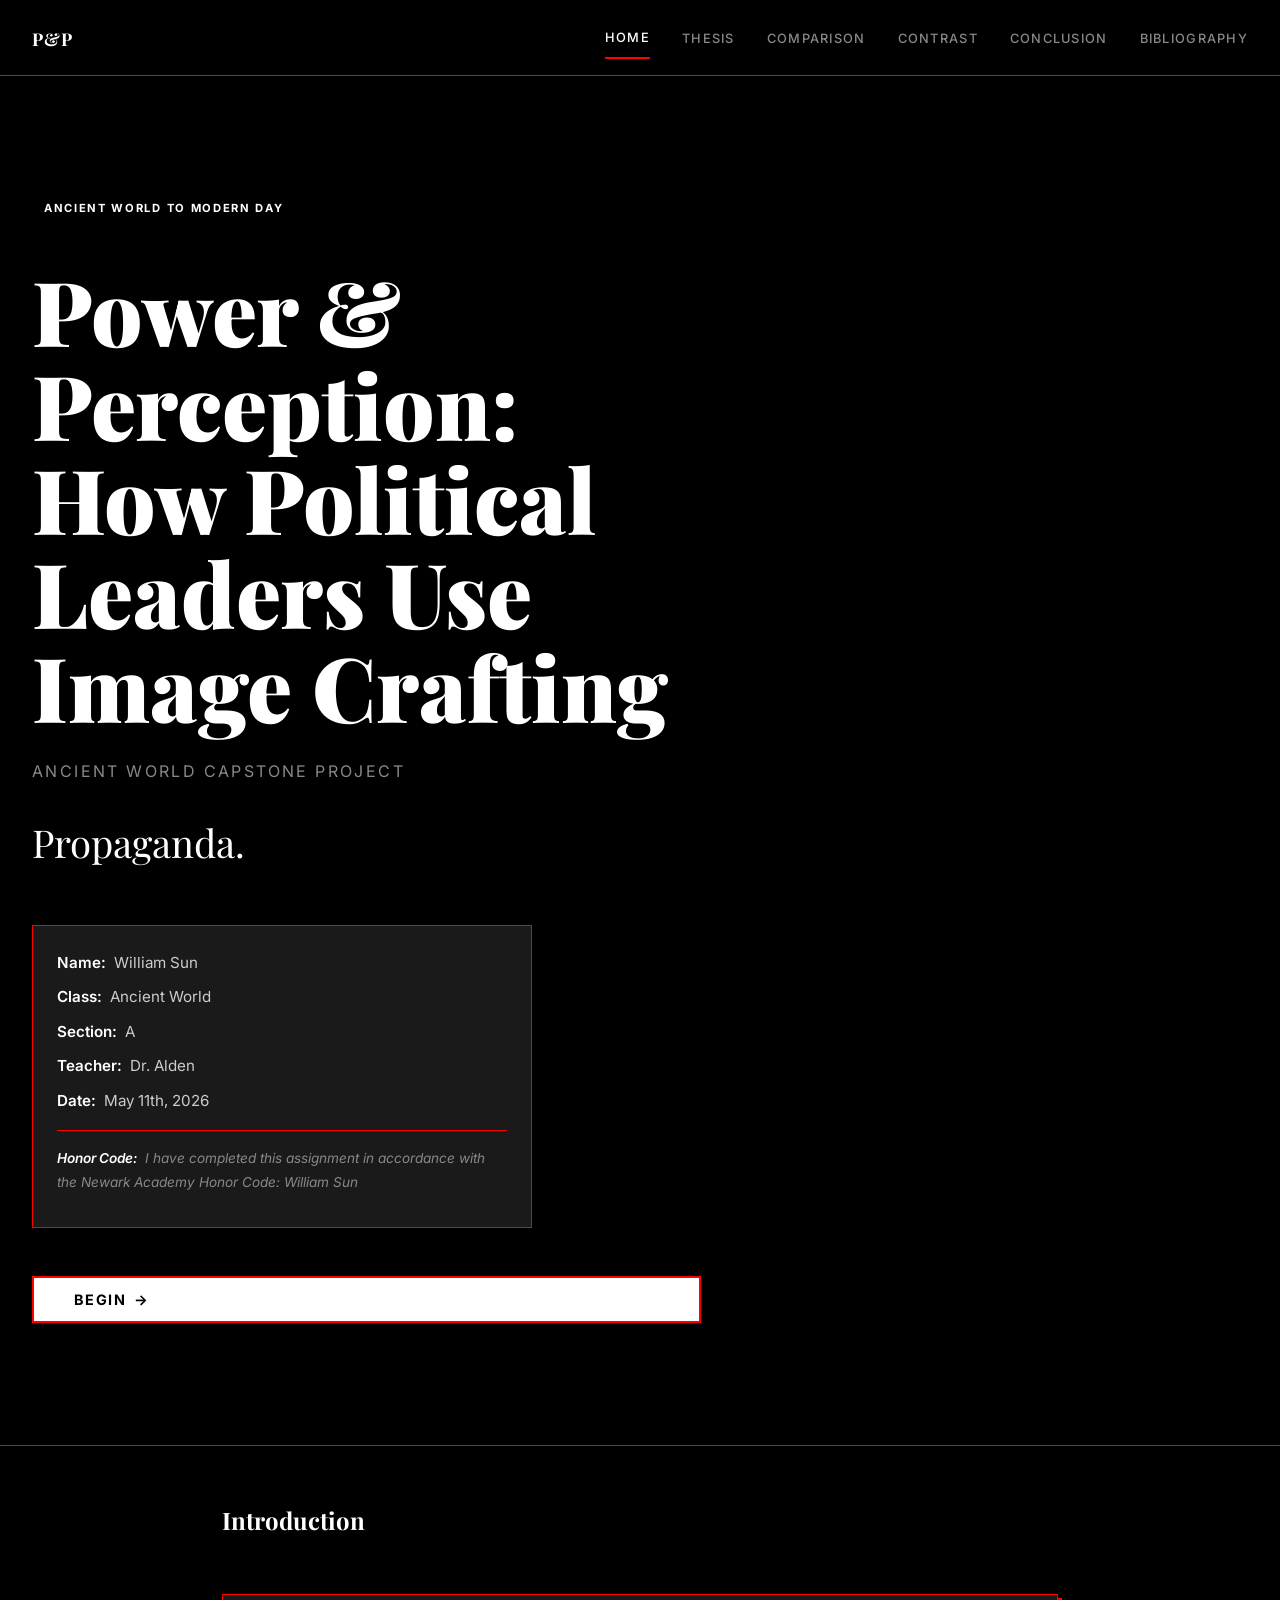
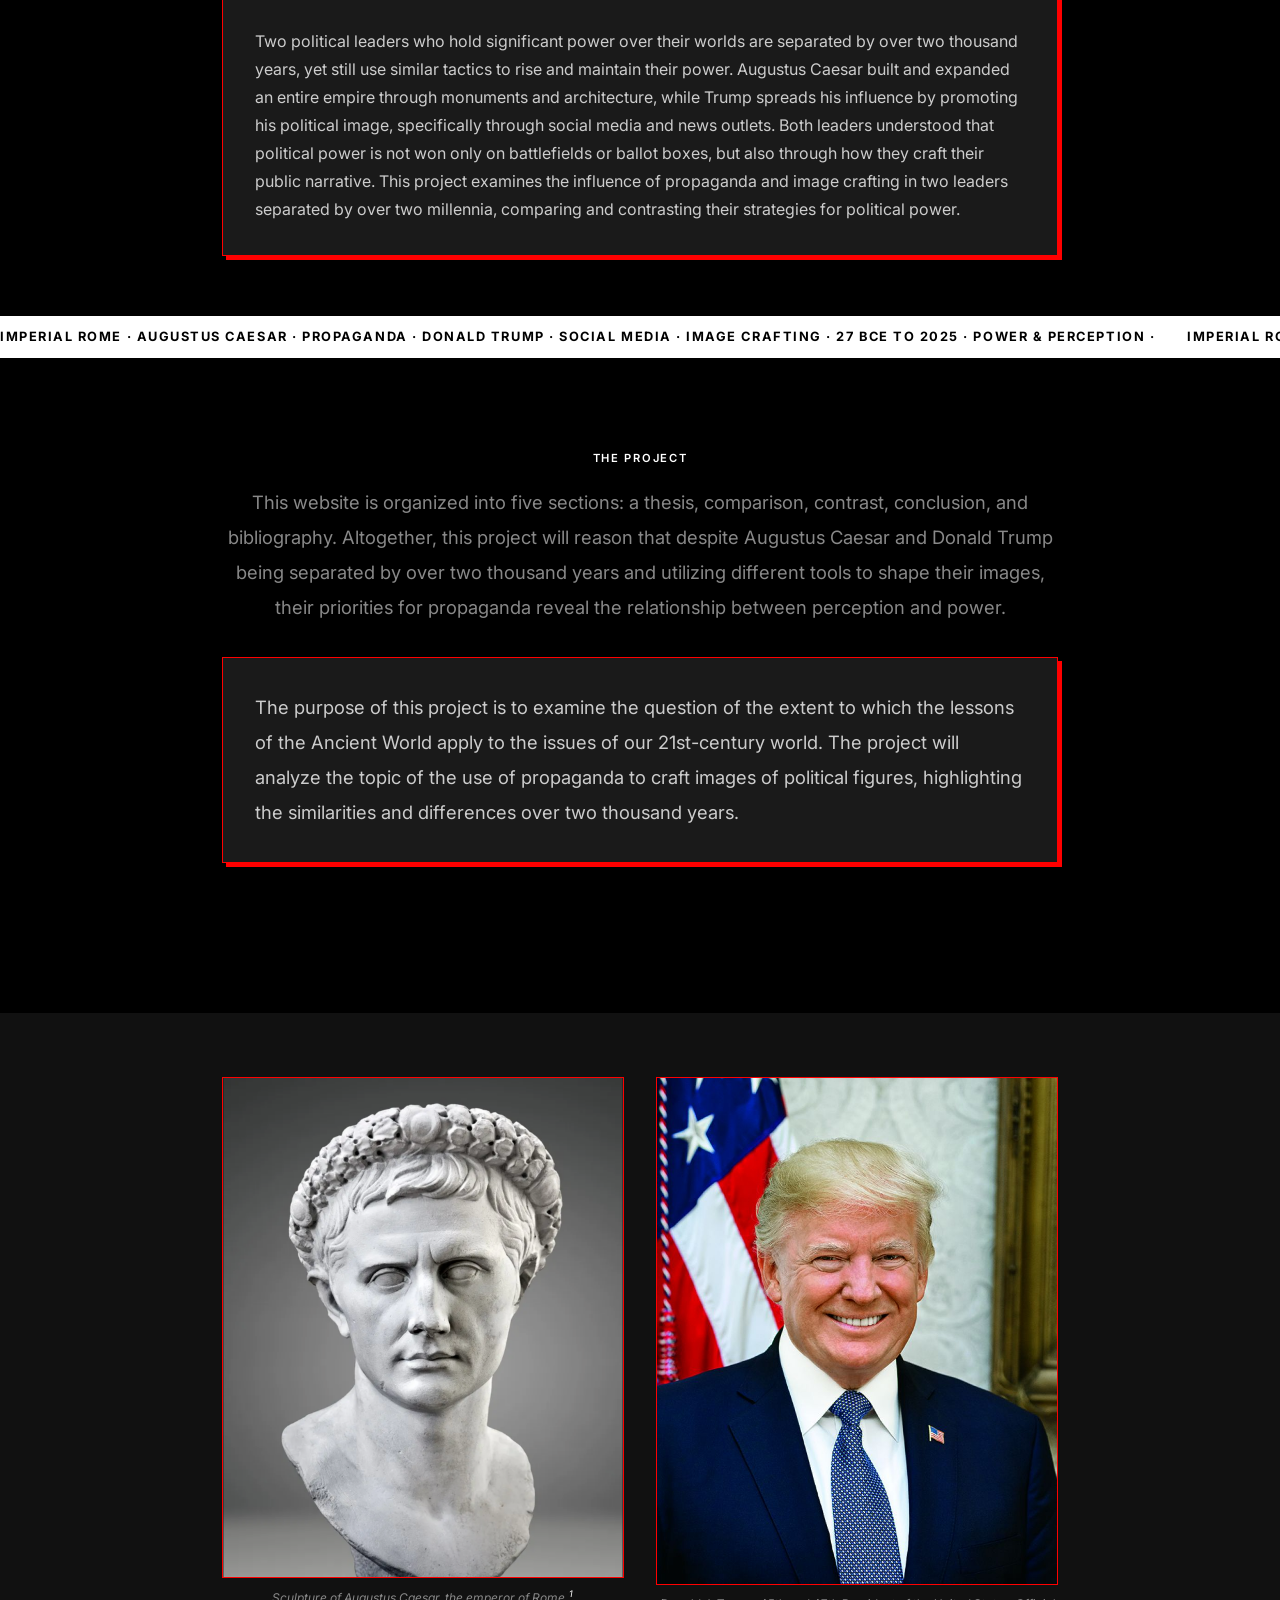
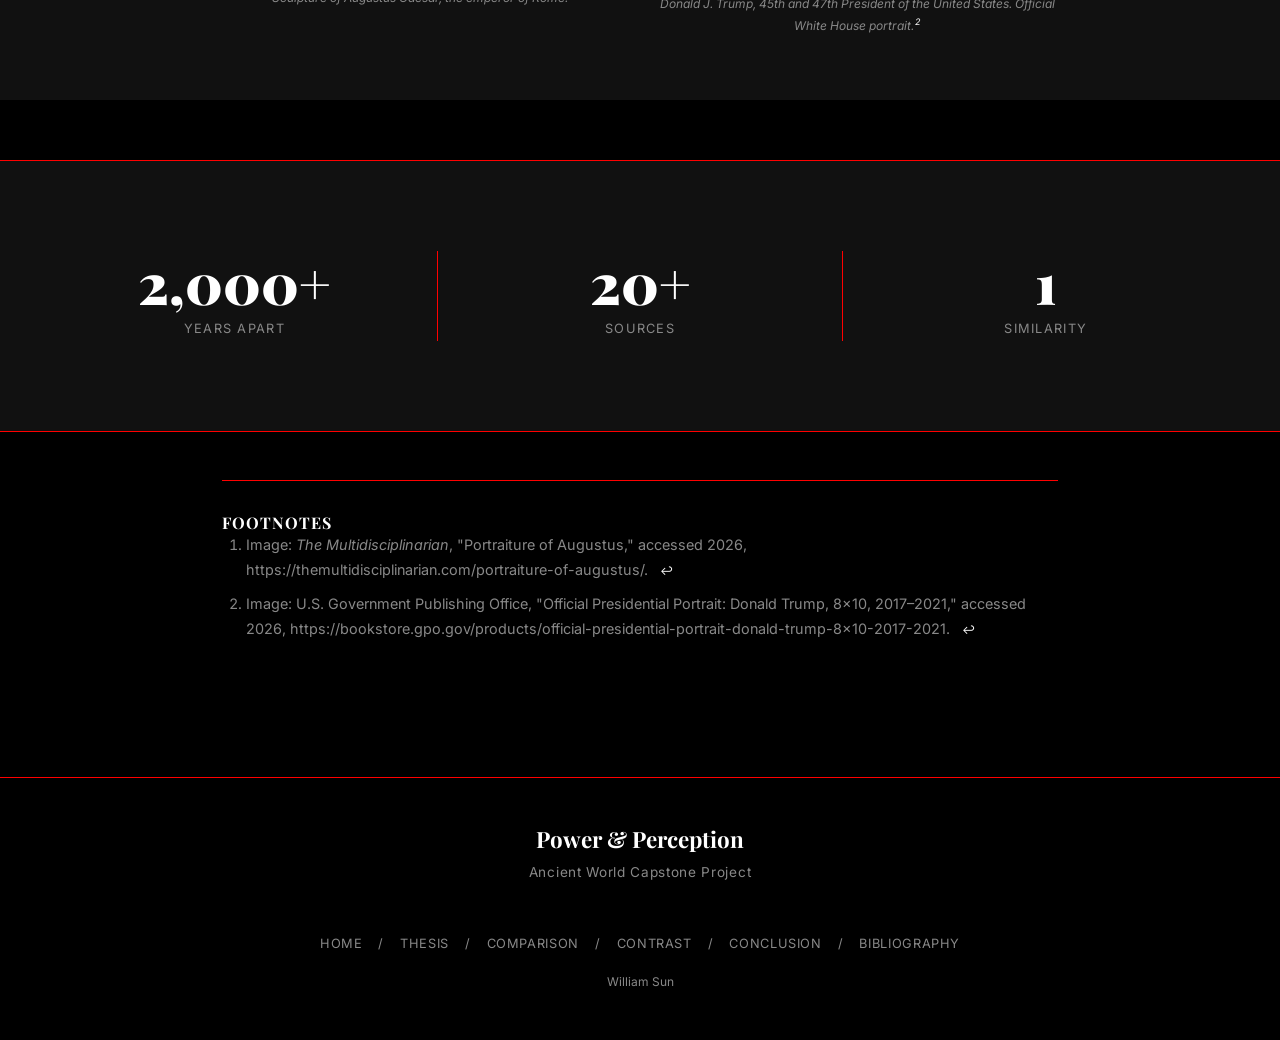
<file: index.html>
<!DOCTYPE html>
<html lang="en">
<head>
    <meta charset="UTF-8">
    <meta name="viewport" content="width=device-width, initial-scale=1.0">
    <title>Power &amp; Perception: How Political Leaders Use Image Crafting</title>
    <link rel="preconnect" href="https://fonts.googleapis.com">
    <link rel="preconnect" href="https://fonts.gstatic.com" crossorigin>
    <link href="https://fonts.googleapis.com/css2?family=Inter:wght@400;500;600&family=Playfair+Display:wght@400;700;900&display=swap" rel="stylesheet">
    <link rel="stylesheet" href="style.css">
</head>
<body>
    <nav class="nav">
        <span class="nav-logo">P&amp;P</span>
        <div class="nav-links">
            <a href="index.html" class="active">Home</a>
            <a href="thesis.html">Thesis</a>
            <a href="comparison.html">Comparison</a>
            <a href="contrast.html">Contrast</a>
            <a href="conclusion.html">Conclusion</a>
            <a href="bibliography.html">Bibliography</a>
        </div>
    </nav>

    <section class="hero-grid">
        <div class="hero-text reveal">
            <div class="pill-badge">ANCIENT WORLD TO MODERN DAY</div>
            <h1>Power &amp; Perception: How Political Leaders Use Image Crafting</h1>
            <p class="subtitle">Ancient World Capstone Project</p>
            <div class="typewriter" id="cycling-word"></div>
            <div class="info-block">
                <p><span class="label">Name:</span> William Sun</p>
                <p><span class="label">Class:</span> Ancient World</p>
                <p><span class="label">Section:</span> A</p>
                <p><span class="label">Teacher:</span> Dr. Alden</p>
                <p><span class="label">Date:</span> May 11th, 2026</p>
                <p class="honor-code"><span class="label">Honor Code:</span> I have completed this assignment in accordance with the Newark Academy Honor Code: William Sun</p>
            </div>
            <button class="cta-button" onclick="document.querySelector('.section-divider').scrollIntoView({behavior:'smooth'})">Begin <span class="btn-arrow">→</span></button>
        </div>
        <div class="hero-decorative reveal"></div>
    </section>
    <hr class="section-divider">

    <div class="wave-divider reveal">
        <svg viewBox="0 0 1200 60" preserveAspectRatio="none">
            <path d="M0,30 C200,60 400,0 600,30 C800,60 1000,0 1200,30 L1200,60 L0,60 Z" fill="#000000"></path>
        </svg>
    </div>

    <div style="max-width:900px; margin:0 auto; padding:0 2rem;">
        <h2>Introduction</h2>
        <div class="wave-divider reveal">
            <svg viewBox="0 0 1200 60" preserveAspectRatio="none">
                <path d="M0,30 C200,60 400,0 600,30 C800,60 1000,0 1200,30 L1200,60 L0,60 Z" fill="#000000"></path>
            </svg>
        </div>
        <div class="card reveal">
            <p style="position:relative; z-index:1;">Two political leaders who hold significant power over their worlds are separated by over two thousand years, yet still use similar tactics to rise and maintain their power. Augustus Caesar built and expanded an entire empire through monuments and architecture, while Trump spreads his influence by promoting his political image, specifically through social media and news outlets. Both leaders understood that political power is not won only on battlefields or ballot boxes, but also through how they craft their public narrative. This project examines the influence of propaganda and image crafting in two leaders separated by over two millennia, comparing and contrasting their strategies for political power.</p>
        </div>
    </div>

    <div class="wave-divider reveal">
        <svg viewBox="0 0 1200 60" preserveAspectRatio="none">
            <path d="M0,30 C200,60 400,0 600,30 C800,60 1000,0 1200,30 L1200,60 L0,60 Z" fill="#000000"></path>
        </svg>
    </div>

    <section class="marquee-strip">
        <div class="marquee-inner">
            <span>IMPERIAL ROME · AUGUSTUS CAESAR · PROPAGANDA · DONALD TRUMP · SOCIAL MEDIA · IMAGE CRAFTING · 27 BCE to 2025 · POWER &amp; PERCEPTION ·</span>
            <span>IMPERIAL ROME · AUGUSTUS CAESAR · PROPAGANDA · DONALD TRUMP · SOCIAL MEDIA · IMAGE CRAFTING · 27 BCE to 2025 · POWER &amp; PERCEPTION ·</span>
        </div>
    </section>

    <section class="teaser reveal">
        <div class="section-label">THE PROJECT</div>
        <p>This website is organized into five sections: a thesis, comparison, contrast, conclusion, and bibliography. Altogether, this project will reason that despite Augustus Caesar and Donald Trump being separated by over two thousand years and utilizing different tools to shape their images, their priorities for propaganda reveal the relationship between perception and power.</p>
        <div class="card reveal" style="margin-top:2rem; text-align:left;">
            <p style="color:var(--off-white);">The purpose of this project is to examine the question of the extent to which the lessons of the Ancient World apply to the issues of our 21st-century world. The project will analyze the topic of the use of propaganda to craft images of political figures, highlighting the similarities and differences over two thousand years.</p>
        </div>
    </section>

    <div class="wave-divider">
        <svg viewBox="0 0 1200 60" preserveAspectRatio="none">
            <path d="M0,30 C200,60 400,0 600,30 C800,60 1000,0 1200,30 L1200,60 L0,60 Z" fill="#000000"></path>
        </svg>
    </div>

    <section class="alt-bg reveal">
        <div class="img-row" style="max-width:900px; margin:0 auto; padding:2rem;">
            <div>
                <img src="augustus_sculpture.png" alt="Sculpture of Augustus Caesar, the emperor of Rome" style="width:100%; border:1px solid var(--border); object-fit:cover;">
                <p class="img-caption">Sculpture of Augustus Caesar, the emperor of Rome.<a href="#fn-i1" class="footnote-ref" id="ref-i1">1</a></p>
            </div>
            <div>
                <img src="trump_portrait.jpg" alt="Donald Trump Official White House Portrait" style="width:100%; border:1px solid var(--border); object-fit:cover;">
                <p class="img-caption">Donald J. Trump, 45th and 47th President of the United States. Official White House portrait.<a href="#fn-i2" class="footnote-ref" id="ref-i2">2</a></p>
            </div>
        </div>
    </section>

    <div class="wave-divider reveal">
        <svg viewBox="0 0 1200 60" preserveAspectRatio="none">
            <path d="M0,30 C200,60 400,0 600,30 C800,60 1000,0 1200,30 L1200,60 L0,60 Z" fill="#000000"></path>
        </svg>
    </div>

    <section class="stat-strip reveal">
        <div class="stat-block">
            <span class="stat-number">2,000+</span>
            <span class="stat-label">Years Apart</span>
        </div>
        <div class="stat-block">
            <span class="stat-number">20+</span>
            <span class="stat-label">Sources</span>
        </div>
        <div class="stat-block">
            <span class="stat-number">1</span>
            <span class="stat-label">Similarity</span>
        </div>
    </section>

    <div style="max-width:900px; margin:0 auto; padding:0 2rem 4rem;">
        <section class="footnotes reveal">
            <h2>Footnotes</h2>
            <ol>
                <li id="fn-i1">Image: <em>The Multidisciplinarian</em>, "Portraiture of Augustus," accessed 2026, https://themultidisciplinarian.com/portraiture-of-augustus/. <a href="#ref-i1" class="footnote-backref">↩</a></li>
                <li id="fn-i2">Image: U.S. Government Publishing Office, "Official Presidential Portrait: Donald Trump, 8x10, 2017–2021," accessed 2026, https://bookstore.gpo.gov/products/official-presidential-portrait-donald-trump-8x10-2017-2021. <a href="#ref-i2" class="footnote-backref">↩</a></li>
            </ol>
        </section>
    </div>

    <button class="back-top" aria-label="Back to top">↑</button>

    <footer class="footer">
        <div class="deco-laurel">❧ ❧ ❧</div>
        <div class="footer-top">
            <div>
                <h3 class="footer-title">Power &amp; Perception</h3>
                <p class="footer-tagline">Ancient World Capstone Project</p>
            </div>
        </div>
        <nav class="footer-links">
            <a href="index.html">Home</a> /
            <a href="thesis.html">Thesis</a> /
            <a href="comparison.html">Comparison</a> /
            <a href="contrast.html">Contrast</a> /
            <a href="conclusion.html">Conclusion</a> /
            <a href="bibliography.html">Bibliography</a>
        </nav>
        <p class="footer-copyright">William Sun</p>
    </footer>

    <script src="script.js"></script>
</body>
</html>
</file>
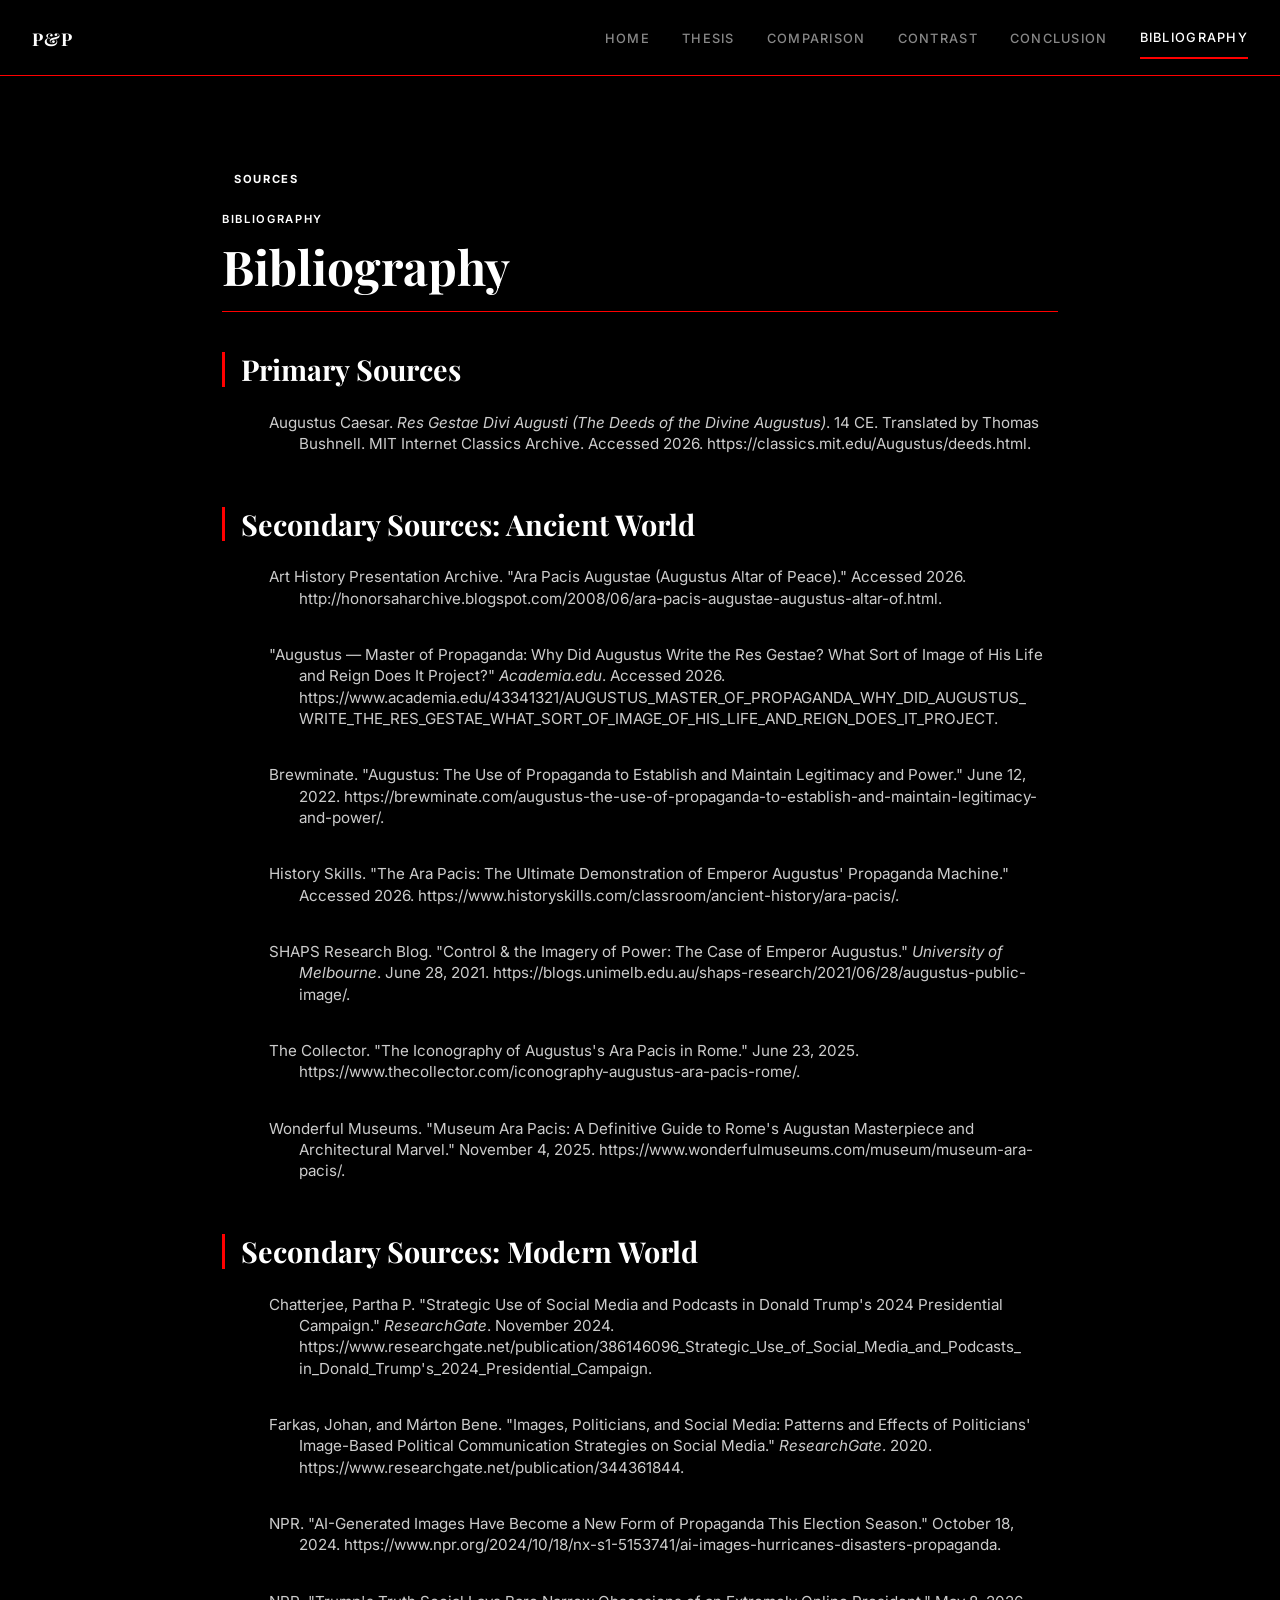
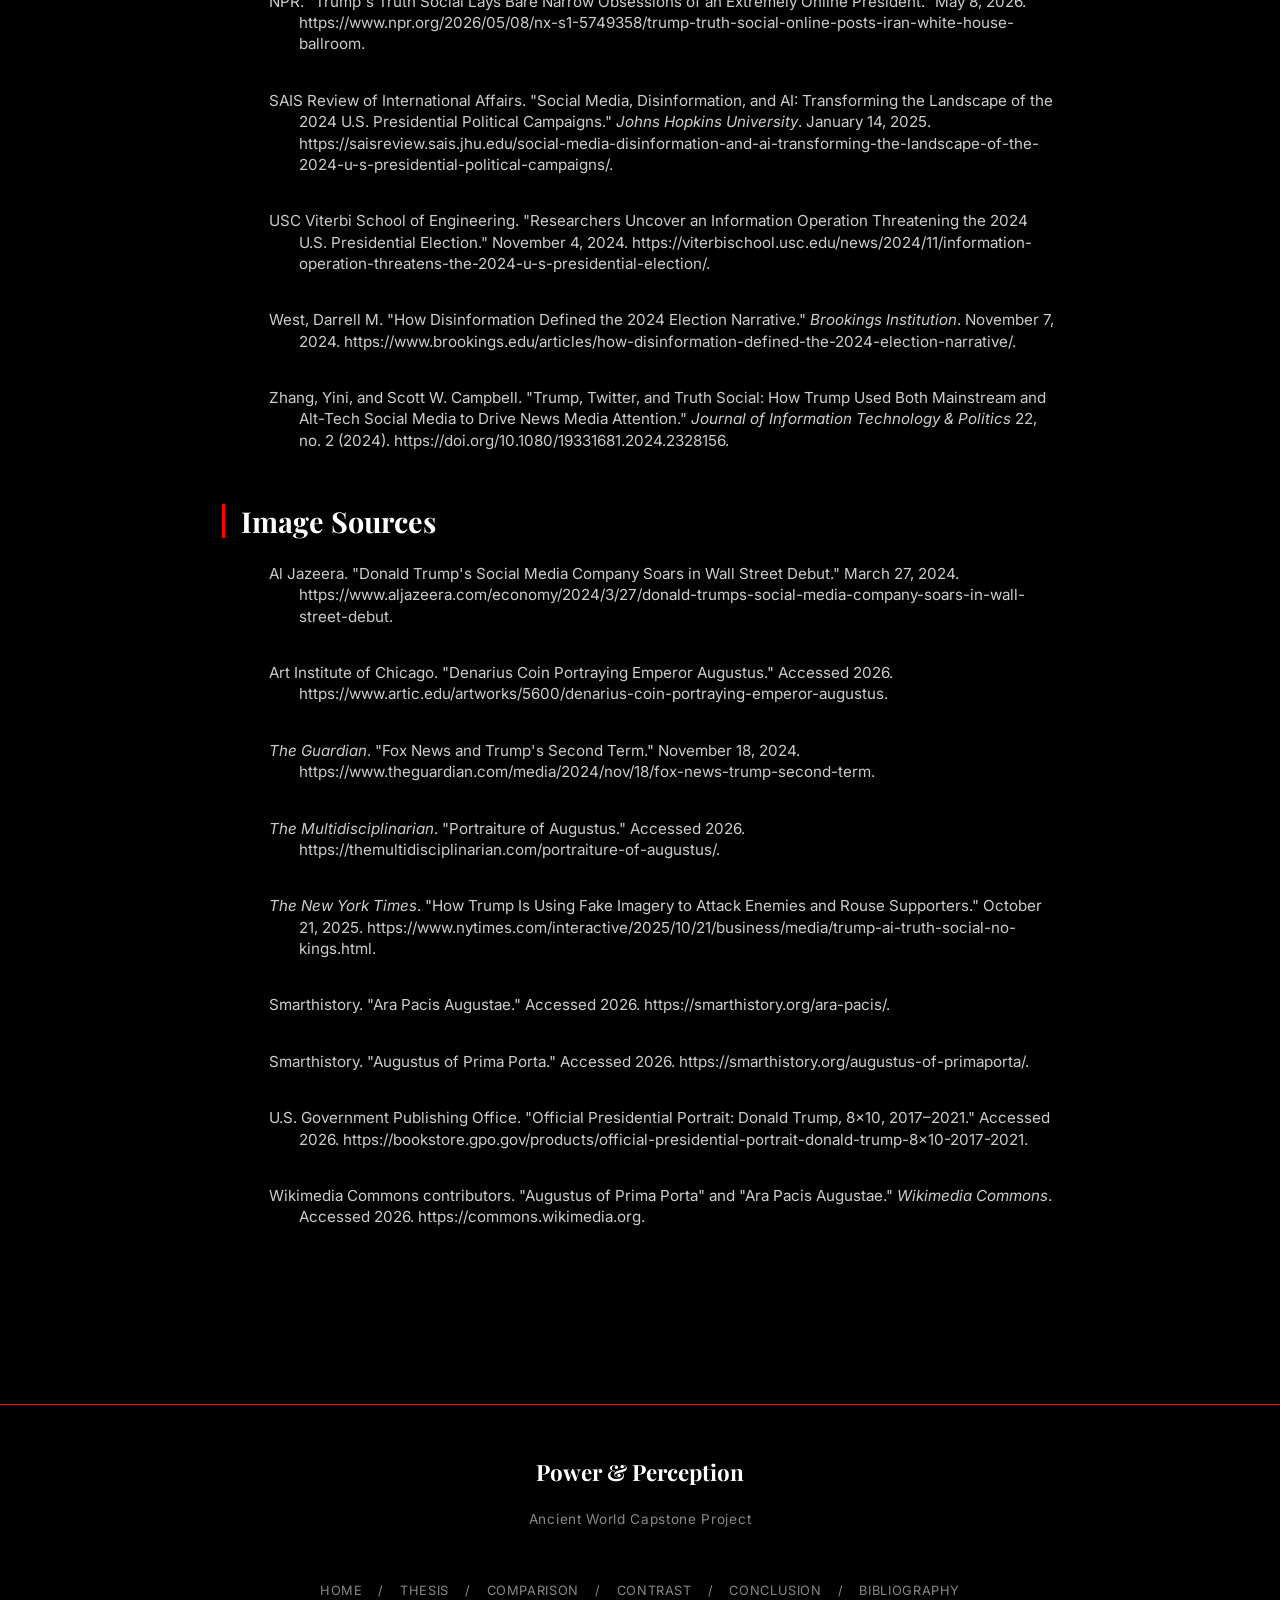
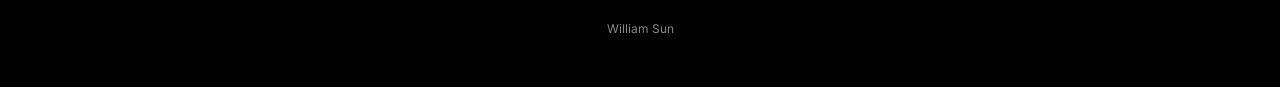
<file: bibliography.html>
<!DOCTYPE html>
<html lang="en">
<head>
    <meta charset="UTF-8">
    <meta name="viewport" content="width=device-width, initial-scale=1.0">
    <title>Bibliography | Power &amp; Perception</title>
    <link rel="preconnect" href="https://fonts.googleapis.com">
    <link rel="preconnect" href="https://fonts.gstatic.com" crossorigin>
    <link href="https://fonts.googleapis.com/css2?family=Inter:wght@400;500;600&family=Playfair+Display:wght@400;700;900&display=swap" rel="stylesheet">
    <link rel="stylesheet" href="style.css">
    <style>
        .bib-entry {
            display: block;
            text-align: left;
            padding-left: 3.5em;
            text-indent: -2em;
            margin-left: 1.5rem;
            line-height: 1.4;
            margin-bottom: 0.6rem;
            font-size: 0.95rem;
            color: var(--off-white);
            background: none;
            border: none;
            box-shadow: none;
        }

        .bib-entry:hover {
            transform: none;
            box-shadow: none;
            border: none;
        }

        .bib-number {
            display: none;
        }

        .content h2 {
            margin-top: 2.5rem;
            margin-bottom: 0.75rem;
        }
    </style>
</head>
<body>

<nav class="nav">
    <span class="nav-logo">P&amp;P</span>
    <div class="nav-links">
        <a href="index.html">Home</a>
        <a href="thesis.html">Thesis</a>
        <a href="comparison.html">Comparison</a>
        <a href="contrast.html">Contrast</a>
        <a href="conclusion.html">Conclusion</a>
        <a href="bibliography.html" class="active">Bibliography</a>
    </div>
</nav>

<section class="content">
    <div class="pill-badge">SOURCES</div>
    <div class="section-label">BIBLIOGRAPHY</div>
    <h1>Bibliography</h1>

    
    <h2 class="reveal">Primary Sources</h2>

    <div class="bib-entry reveal">
        Augustus Caesar. <em>Res Gestae Divi Augusti (The Deeds of the Divine Augustus)</em>. 14 CE. Translated by Thomas Bushnell. MIT Internet Classics Archive. Accessed 2026. https://classics.mit.edu/Augustus/deeds.html.
    </div>

    
    <h2 class="reveal">Secondary Sources: Ancient World</h2>

    <div class="bib-entry reveal">
        Art History Presentation Archive. "Ara Pacis Augustae (Augustus Altar of Peace)." Accessed 2026. http://honorsaharchive.blogspot.com/2008/06/ara-pacis-augustae-augustus-altar-of.html.
    </div>

    <div class="bib-entry reveal">
        "Augustus — Master of Propaganda: Why Did Augustus Write the Res Gestae? What Sort of Image of His Life and Reign Does It Project?" <em>Academia.edu</em>. Accessed 2026. https://www.academia.edu/43341321/AUGUSTUS_MASTER_OF_PROPAGANDA_WHY_DID_AUGUSTUS_
        WRITE_THE_RES_GESTAE_WHAT_SORT_OF_IMAGE_OF_HIS_LIFE_AND_REIGN_DOES_IT_PROJECT.
    </div>

    <div class="bib-entry reveal">
        Brewminate. "Augustus: The Use of Propaganda to Establish and Maintain Legitimacy and Power." June 12, 2022. https://brewminate.com/augustus-the-use-of-propaganda-to-establish-and-maintain-legitimacy-and-power/.
    </div>

    <div class="bib-entry reveal">
        History Skills. "The Ara Pacis: The Ultimate Demonstration of Emperor Augustus' Propaganda Machine." Accessed 2026. https://www.historyskills.com/classroom/ancient-history/ara-pacis/.
    </div>

    <div class="bib-entry reveal">
        SHAPS Research Blog. "Control &amp; the Imagery of Power: The Case of Emperor Augustus." <em>University of Melbourne</em>. June 28, 2021. https://blogs.unimelb.edu.au/shaps-research/2021/06/28/augustus-public-image/.
    </div>

    <div class="bib-entry reveal">
        The Collector. "The Iconography of Augustus's Ara Pacis in Rome." June 23, 2025. https://www.thecollector.com/iconography-augustus-ara-pacis-rome/.
    </div>

    <div class="bib-entry reveal">
        Wonderful Museums. "Museum Ara Pacis: A Definitive Guide to Rome's Augustan Masterpiece and Architectural Marvel." November 4, 2025. https://www.wonderfulmuseums.com/museum/museum-ara-pacis/.
    </div>


    <h2 class="reveal">Secondary Sources: Modern World</h2>

    <div class="bib-entry reveal">
        Chatterjee, Partha P. "Strategic Use of Social Media and Podcasts in Donald Trump's 2024 Presidential Campaign." <em>ResearchGate</em>. November 2024. https://www.researchgate.net/publication/386146096_Strategic_Use_of_Social_Media_and_Podcasts_
        in_Donald_Trump's_2024_Presidential_Campaign.
    </div>

    <div class="bib-entry reveal">
        Farkas, Johan, and Márton Bene. "Images, Politicians, and Social Media: Patterns and Effects of Politicians' Image-Based Political Communication Strategies on Social Media." <em>ResearchGate</em>. 2020. https://www.researchgate.net/publication/344361844.
    </div>

    <div class="bib-entry reveal">
        NPR. "AI-Generated Images Have Become a New Form of Propaganda This Election Season." October 18, 2024. https://www.npr.org/2024/10/18/nx-s1-5153741/ai-images-hurricanes-disasters-propaganda.
    </div>

    <div class="bib-entry reveal">
        NPR. "Trump's Truth Social Lays Bare Narrow Obsessions of an Extremely Online President." May 8, 2026. https://www.npr.org/2026/05/08/nx-s1-5749358/trump-truth-social-online-posts-iran-white-house-ballroom.
    </div>

    <div class="bib-entry reveal">
        SAIS Review of International Affairs. "Social Media, Disinformation, and AI: Transforming the Landscape of the 2024 U.S. Presidential Political Campaigns." <em>Johns Hopkins University</em>. January 14, 2025. https://saisreview.sais.jhu.edu/social-media-disinformation-and-ai-transforming-the-landscape-of-the-2024-u-s-presidential-political-campaigns/.
    </div>

    <div class="bib-entry reveal">
        USC Viterbi School of Engineering. "Researchers Uncover an Information Operation Threatening the 2024 U.S. Presidential Election." November 4, 2024. https://viterbischool.usc.edu/news/2024/11/information-operation-threatens-the-2024-u-s-presidential-election/.
    </div>

    <div class="bib-entry reveal">
        West, Darrell M. "How Disinformation Defined the 2024 Election Narrative." <em>Brookings Institution</em>. November 7, 2024. https://www.brookings.edu/articles/how-disinformation-defined-the-2024-election-narrative/.
    </div>

    <div class="bib-entry reveal">
        Zhang, Yini, and Scott W. Campbell. "Trump, Twitter, and Truth Social: How Trump Used Both Mainstream and Alt-Tech Social Media to Drive News Media Attention." <em>Journal of Information Technology &amp; Politics</em> 22, no. 2 (2024). https://doi.org/10.1080/19331681.2024.2328156.
    </div>


    <h2 class="reveal">Image Sources</h2>

    <div class="bib-entry reveal">
        Al Jazeera. "Donald Trump's Social Media Company Soars in Wall Street Debut." March 27, 2024. https://www.aljazeera.com/economy/2024/3/27/donald-trumps-social-media-company-soars-in-wall-street-debut.
    </div>

    <div class="bib-entry reveal">
        Art Institute of Chicago. "Denarius Coin Portraying Emperor Augustus." Accessed 2026. https://www.artic.edu/artworks/5600/denarius-coin-portraying-emperor-augustus.
    </div>

    <div class="bib-entry reveal">
        <em>The Guardian</em>. "Fox News and Trump's Second Term." November 18, 2024. https://www.theguardian.com/media/2024/nov/18/fox-news-trump-second-term.
    </div>

    <div class="bib-entry reveal">
        <em>The Multidisciplinarian</em>. "Portraiture of Augustus." Accessed 2026. https://themultidisciplinarian.com/portraiture-of-augustus/.
    </div>

    <div class="bib-entry reveal">
        <em>The New York Times</em>. "How Trump Is Using Fake Imagery to Attack Enemies and Rouse Supporters." October 21, 2025. https://www.nytimes.com/interactive/2025/10/21/business/media/trump-ai-truth-social-no-kings.html.
    </div>

    <div class="bib-entry reveal">
        Smarthistory. "Ara Pacis Augustae." Accessed 2026. https://smarthistory.org/ara-pacis/.
    </div>

    <div class="bib-entry reveal">
        Smarthistory. "Augustus of Prima Porta." Accessed 2026. https://smarthistory.org/augustus-of-primaporta/.
    </div>

    <div class="bib-entry reveal">
        U.S. Government Publishing Office. "Official Presidential Portrait: Donald Trump, 8x10, 2017–2021." Accessed 2026. https://bookstore.gpo.gov/products/official-presidential-portrait-donald-trump-8x10-2017-2021.
    </div>

    <div class="bib-entry reveal">
        Wikimedia Commons contributors. "Augustus of Prima Porta" and "Ara Pacis Augustae." <em>Wikimedia Commons</em>. Accessed 2026. https://commons.wikimedia.org.
    </div>

</section>

<footer class="footer">
    <div class="footer-top">
        <div class="footer-title">Power &amp; Perception</div>
        <div class="footer-tagline">Ancient World Capstone Project</div>
    </div>
    <div class="footer-links">
        <a href="index.html">Home</a> / <a href="thesis.html">Thesis</a> / <a href="comparison.html">Comparison</a> / <a href="contrast.html">Contrast</a> / <a href="conclusion.html">Conclusion</a> / <a href="bibliography.html">Bibliography</a>
    </div>
    <p class="footer-copyright">William Sun</p>
</footer>

<button class="back-top" aria-label="Back to top">↑</button>
<script src="script.js"></script>
</body>
</html>
</file>
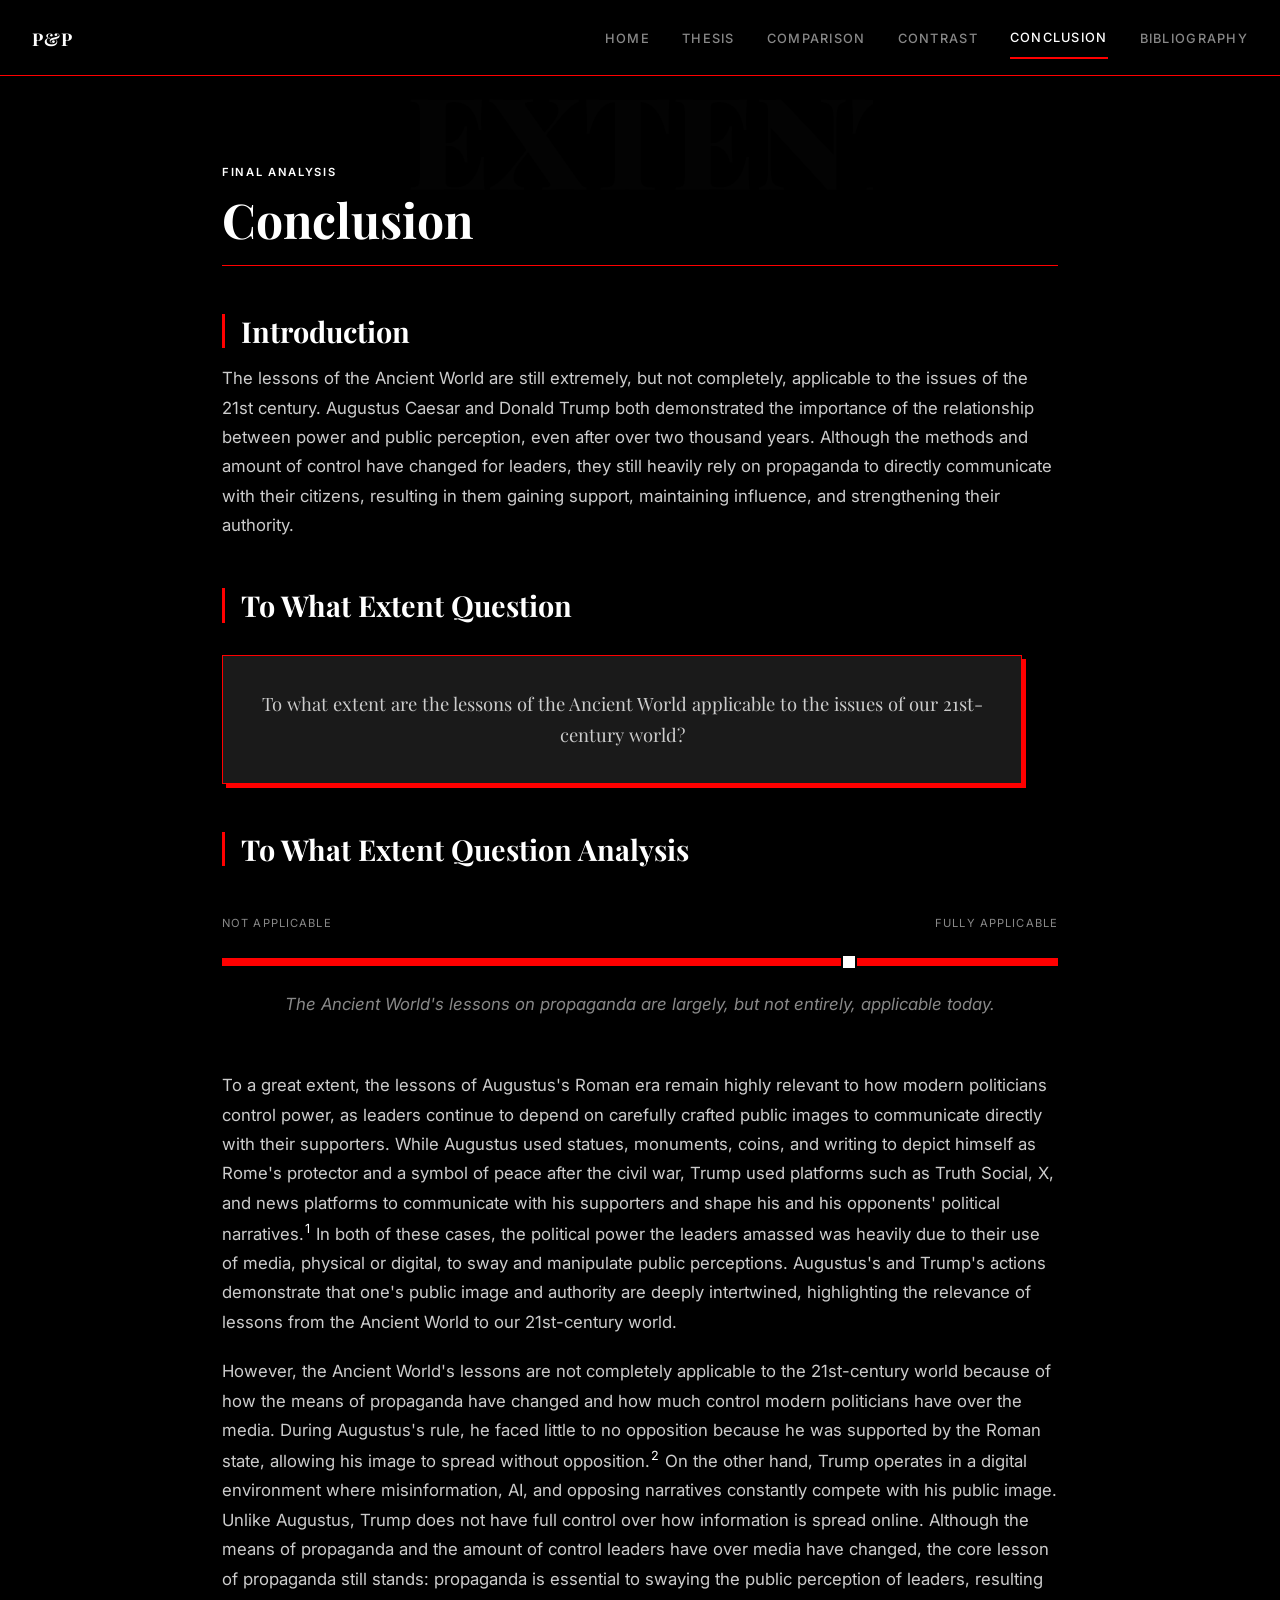
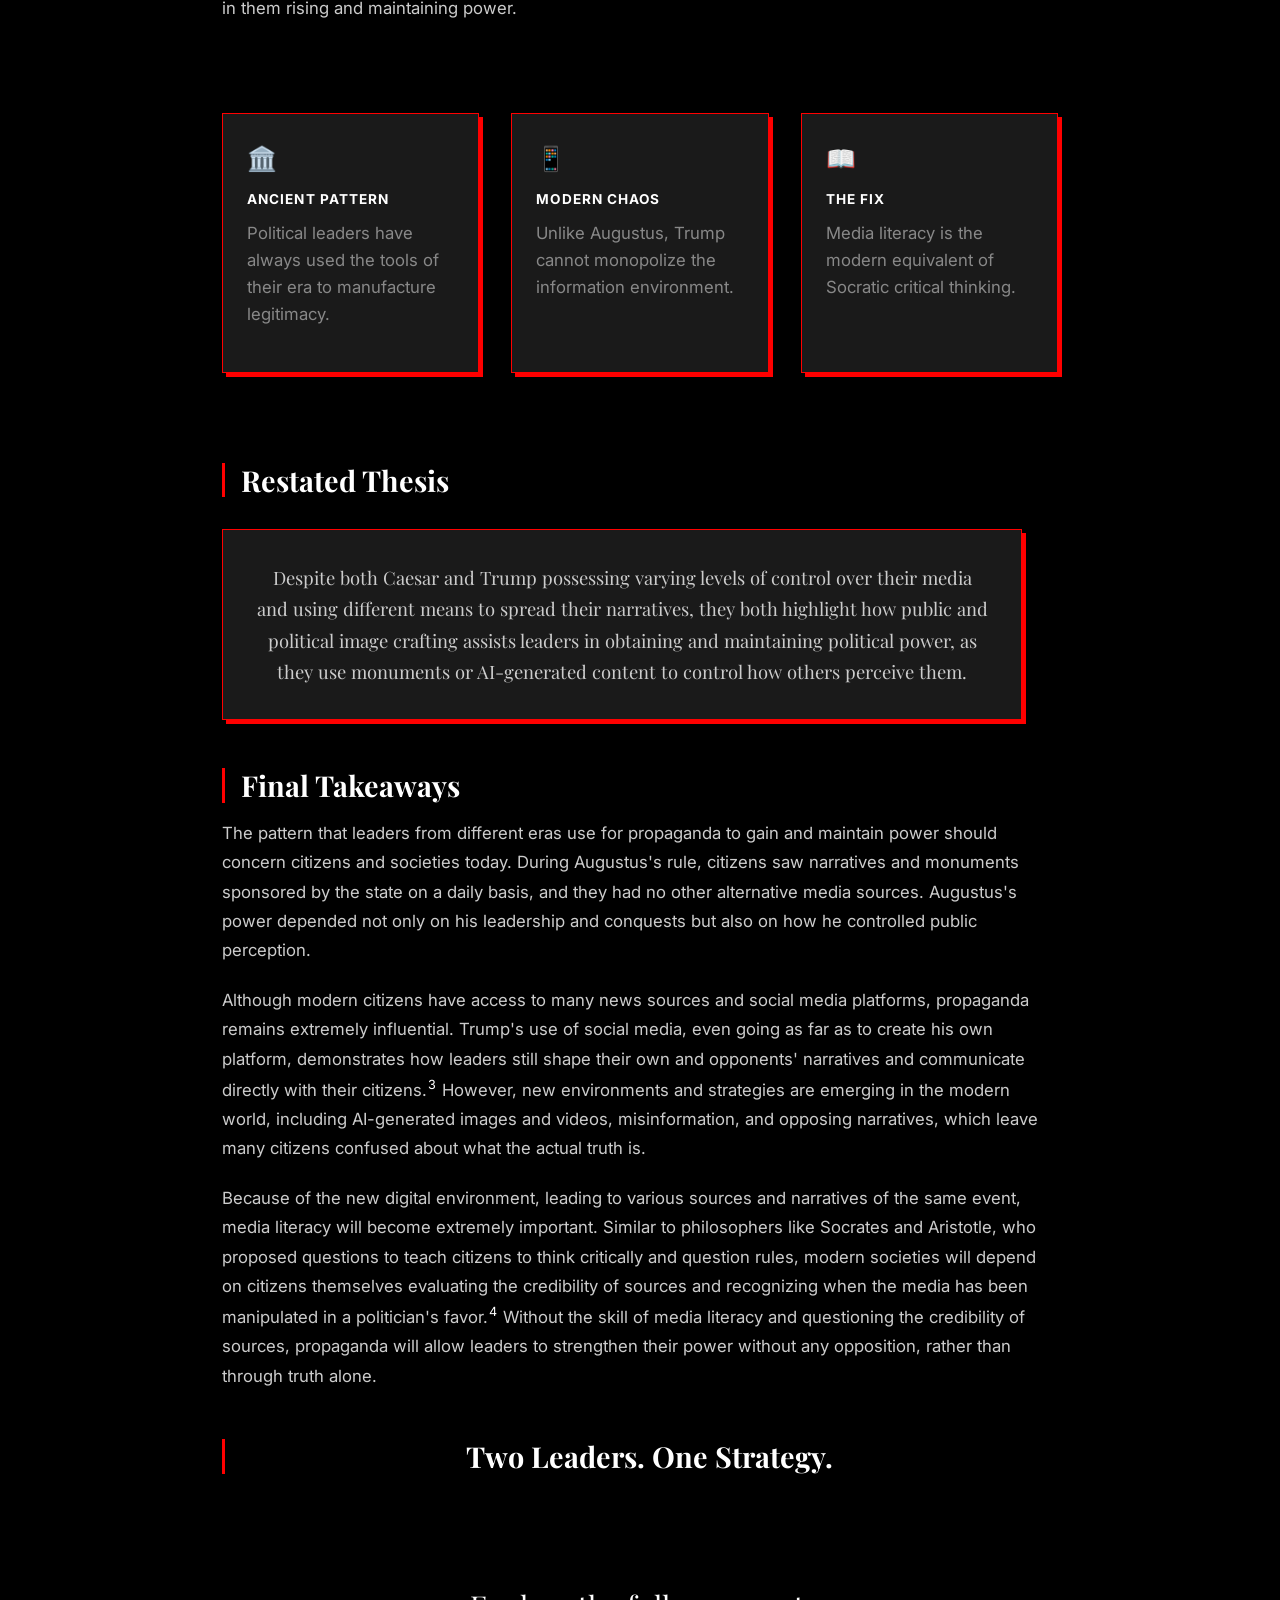
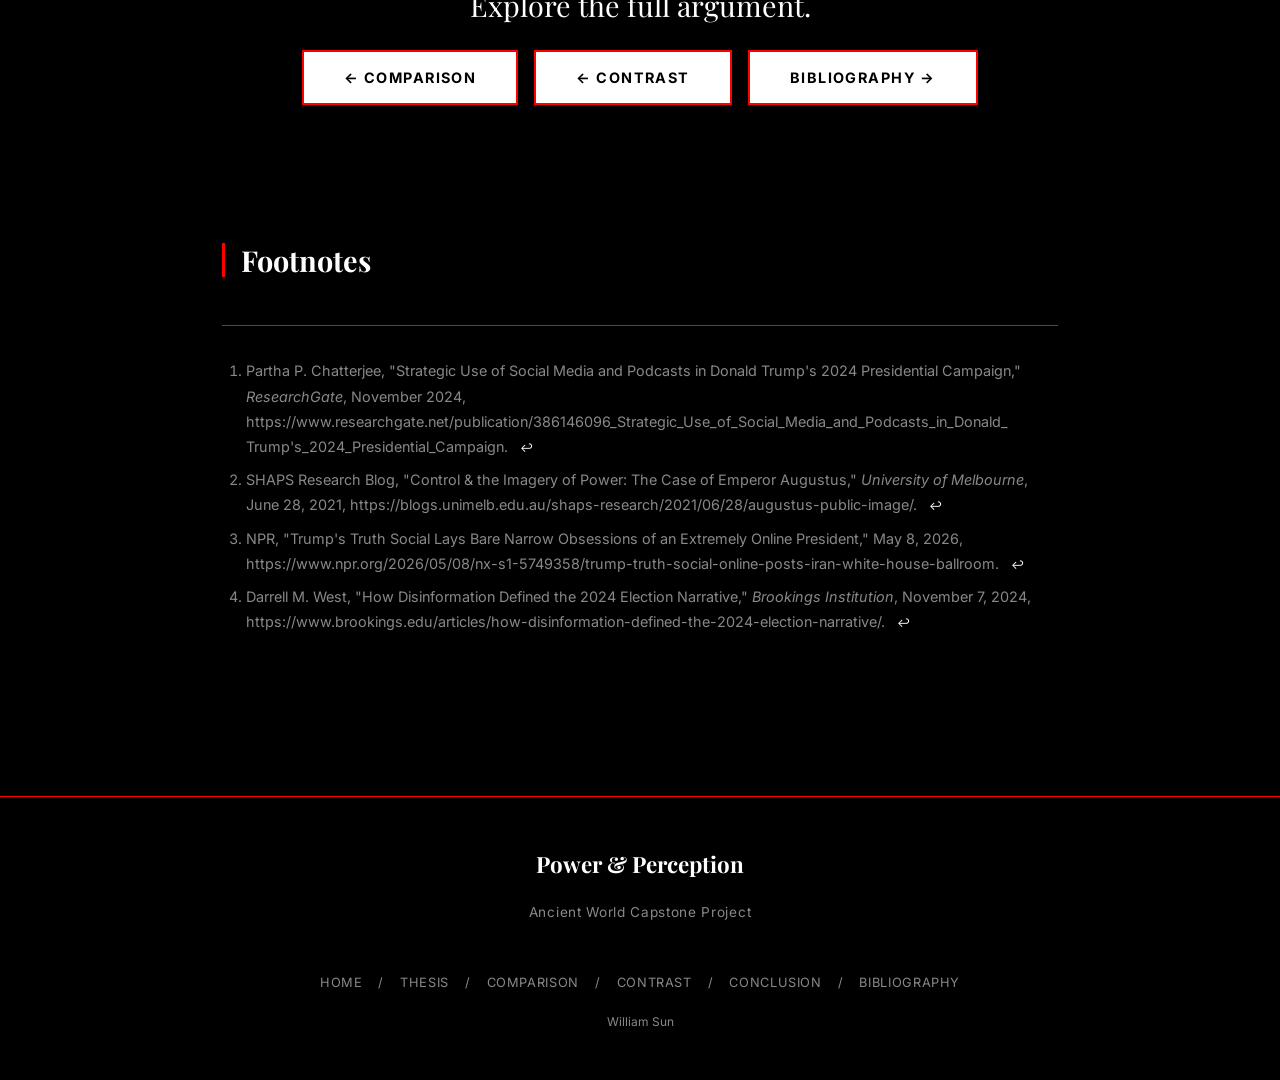
<file: conclusion.html>
<!DOCTYPE html>
<html lang="en">
<head>
    <meta charset="UTF-8">
    <meta name="viewport" content="width=device-width, initial-scale=1.0">
    <title>Conclusion | Power &amp; Perception</title>
    <link rel="preconnect" href="https://fonts.googleapis.com">
    <link rel="preconnect" href="https://fonts.gstatic.com" crossorigin>
    <link href="https://fonts.googleapis.com/css2?family=Inter:wght@400;500;600&family=Playfair+Display:wght@400;700;900&display=swap" rel="stylesheet">
    <link rel="stylesheet" href="style.css">
</head>
<body>
<nav class="nav">
    <a href="index.html" class="nav-logo">P&amp;P</a>
    <div class="nav-links">
        <a href="index.html">Home</a>
        <a href="thesis.html">Thesis</a>
        <a href="comparison.html">Comparison</a>
        <a href="contrast.html">Contrast</a>
        <a href="conclusion.html" class="active">Conclusion</a>
        <a href="bibliography.html">Bibliography</a>
    </div>
</nav>

<section class="content">
    <div class="section-label">FINAL ANALYSIS</div>
    <h1>Conclusion</h1>

    <h2>Introduction</h2>
    <p>The lessons of the Ancient World are still extremely, but not completely, applicable to the issues of the 21st century. Augustus Caesar and Donald Trump both demonstrated the importance of the relationship between power and public perception, even after over two thousand years. Although the methods and amount of control have changed for leaders, they still heavily rely on propaganda to directly communicate with their citizens, resulting in them gaining support, maintaining influence, and strengthening their authority.</p>

    <h2>To What Extent Question</h2>
    <div class="blockquote reveal" style="font-family: var(--font-heading); font-size: 1.15rem; line-height: 1.7; color: var(--text-white); margin-bottom: var(--spacing-xl); text-align: center;">
        To what extent are the lessons of the Ancient World applicable to the issues of our 21st-century world?
    </div>

    <div class="watermark">EXTENT</div>
    <h2>To What Extent Question Analysis</h2>
    <div class="spectrum-section reveal">
      <div class="spectrum-labels">
        <span>NOT APPLICABLE</span>
        <span>FULLY APPLICABLE</span>
      </div>
      <div class="spectrum-bar">
        <div class="marker"></div>
      </div>
      <p class="spectrum-caption">The Ancient World's lessons on propaganda are largely, but not entirely, applicable today.</p>
    </div>
    <p>To a great extent, the lessons of Augustus's Roman era remain highly relevant to how modern politicians control power, as leaders continue to depend on carefully crafted public images to communicate directly with their supporters. While Augustus used statues, monuments, coins, and writing to depict himself as Rome's protector and a symbol of peace after the civil war, Trump used platforms such as Truth Social, X, and news platforms to communicate with his supporters and shape his and his opponents' political narratives.<a href="#fn-cl1" class="footnote-ref" id="ref-cl1">1</a> In both of these cases, the political power the leaders amassed was heavily due to their use of media, physical or digital, to sway and manipulate public perceptions. Augustus's and Trump's actions demonstrate that one's public image and authority are deeply intertwined, highlighting the relevance of lessons from the Ancient World to our 21st-century world.</p>
    <p>However, the Ancient World's lessons are not completely applicable to the 21st-century world because of how the means of propaganda have changed and how much control modern politicians have over the media. During Augustus's rule, he faced little to no opposition because he was supported by the Roman state, allowing his image to spread without opposition.<a href="#fn-cl2" class="footnote-ref" id="ref-cl2">2</a> On the other hand, Trump operates in a digital environment where misinformation, AI, and opposing narratives constantly compete with his public image. Unlike Augustus, Trump does not have full control over how information is spread online. Although the means of propaganda and the amount of control leaders have over media have changed, the core lesson of propaganda still stands: propaganda is essential to swaying the public perception of leaders, resulting in them rising and maintaining power.</p>
    
    <div class="feature-grid reveal">
        <div class="card">
            <span class="feature-icon">🏛️</span>
            <div class="feature-title">Ancient Pattern</div>
            <p class="feature-desc">Political leaders have always used the tools of their era to manufacture legitimacy.</p>
        </div>
        <div class="card">
            <span class="feature-icon">📱</span>
            <div class="feature-title">Modern Chaos</div>
            <p class="feature-desc">Unlike Augustus, Trump cannot monopolize the information environment.</p>
        </div>
        <div class="card">
            <span class="feature-icon">📖</span>
            <div class="feature-title">The Fix</div>
            <p class="feature-desc">Media literacy is the modern equivalent of Socratic critical thinking.</p>
        </div>
    </div>

    <h2>Restated Thesis</h2>
    <div class="blockquote reveal" style="font-family: var(--font-heading); font-size: 1.15rem; line-height: 1.7; color: var(--text-white); margin-bottom: var(--spacing-xl); text-align: center;">
        Despite both Caesar and Trump possessing varying levels of control over their media and using different means to spread their narratives, they both highlight how public and political image crafting assists leaders in obtaining and maintaining political power, as they use monuments or AI-generated content to control how others perceive them.
    </div>

    <h2>Final Takeaways</h2>
    <p>The pattern that leaders from different eras use for propaganda to gain and maintain power should concern citizens and societies today. During Augustus's rule, citizens saw narratives and monuments sponsored by the state on a daily basis, and they had no other alternative media sources. Augustus's power depended not only on his leadership and conquests but also on how he controlled public perception.</p>
    <p>Although modern citizens have access to many news sources and social media platforms, propaganda remains extremely influential. Trump's use of social media, even going as far as to create his own platform, demonstrates how leaders still shape their own and opponents' narratives and communicate directly with their citizens.<a href="#fn-cl3" class="footnote-ref" id="ref-cl3">3</a> However, new environments and strategies are emerging in the modern world, including AI-generated images and videos, misinformation, and opposing narratives, which leave many citizens confused about what the actual truth is.</p>
    <p>Because of the new digital environment, leading to various sources and narratives of the same event, media literacy will become extremely important. Similar to philosophers like Socrates and Aristotle, who proposed questions to teach citizens to think critically and question rules, modern societies will depend on citizens themselves evaluating the credibility of sources and recognizing when the media has been manipulated in a politician's favor.<a href="#fn-cl4" class="footnote-ref" id="ref-cl4">4</a> Without the skill of media literacy and questioning the credibility of sources, propaganda will allow leaders to strengthen their power without any opposition, rather than through truth alone.</p>

    <h2 class="closing-heading">Two Leaders. One Strategy.</h2>

    <div class="cta-prompt reveal">
        <p>Explore the full argument.</p>
        <div class="cta-buttons">
            <a href="comparison.html" class="btn-pill">← Comparison</a>
            <a href="contrast.html" class="btn-pill">← Contrast</a>
            <a href="bibliography.html" class="btn-pill">Bibliography →</a>
        </div>
    </div>

    <h2 class="reveal">Footnotes</h2>
    <section class="footnotes reveal">
        <ol>
            <li id="fn-cl1">Partha P. Chatterjee, "Strategic Use of Social Media and Podcasts in Donald Trump's 2024 Presidential Campaign," <em>ResearchGate</em>, November 2024, https://www.researchgate.net/publication/386146096_Strategic_Use_of_Social_Media_and_Podcasts_in_Donald_
                Trump's_2024_Presidential_Campaign. <a href="#ref-cl1" class="footnote-backref">↩</a></li>
            <li id="fn-cl2">SHAPS Research Blog, "Control &amp; the Imagery of Power: The Case of Emperor Augustus," <em>University of Melbourne</em>, June 28, 2021, https://blogs.unimelb.edu.au/shaps-research/2021/06/28/augustus-public-image/. <a href="#ref-cl2" class="footnote-backref">↩</a></li>
            <li id="fn-cl3">NPR, "Trump's Truth Social Lays Bare Narrow Obsessions of an Extremely Online President," May 8, 2026, https://www.npr.org/2026/05/08/nx-s1-5749358/trump-truth-social-online-posts-iran-white-house-ballroom. <a href="#ref-cl3" class="footnote-backref">↩</a></li>
            <li id="fn-cl4">Darrell M. West, "How Disinformation Defined the 2024 Election Narrative," <em>Brookings Institution</em>, November 7, 2024, https://www.brookings.edu/articles/how-disinformation-defined-the-2024-election-narrative/. <a href="#ref-cl4" class="footnote-backref">↩</a></li>
        </ol>
    </section>

</section>

<footer class="footer">
    <div class="footer-top">
        <div class="footer-title">Power &amp; Perception</div>
        <div class="footer-tagline">Ancient World Capstone Project</div>
    </div>
    <div class="footer-links">
        <a href="index.html">Home</a> / <a href="thesis.html">Thesis</a> / <a href="comparison.html">Comparison</a> / <a href="contrast.html">Contrast</a> / <a href="conclusion.html">Conclusion</a> / <a href="bibliography.html">Bibliography</a>
    </div>
    <p class="footer-copyright">William Sun</p>
</footer>

<button class="back-top" aria-label="Back to top">↑</button>
<script src="script.js"></script>
</body>
</html>
</file>
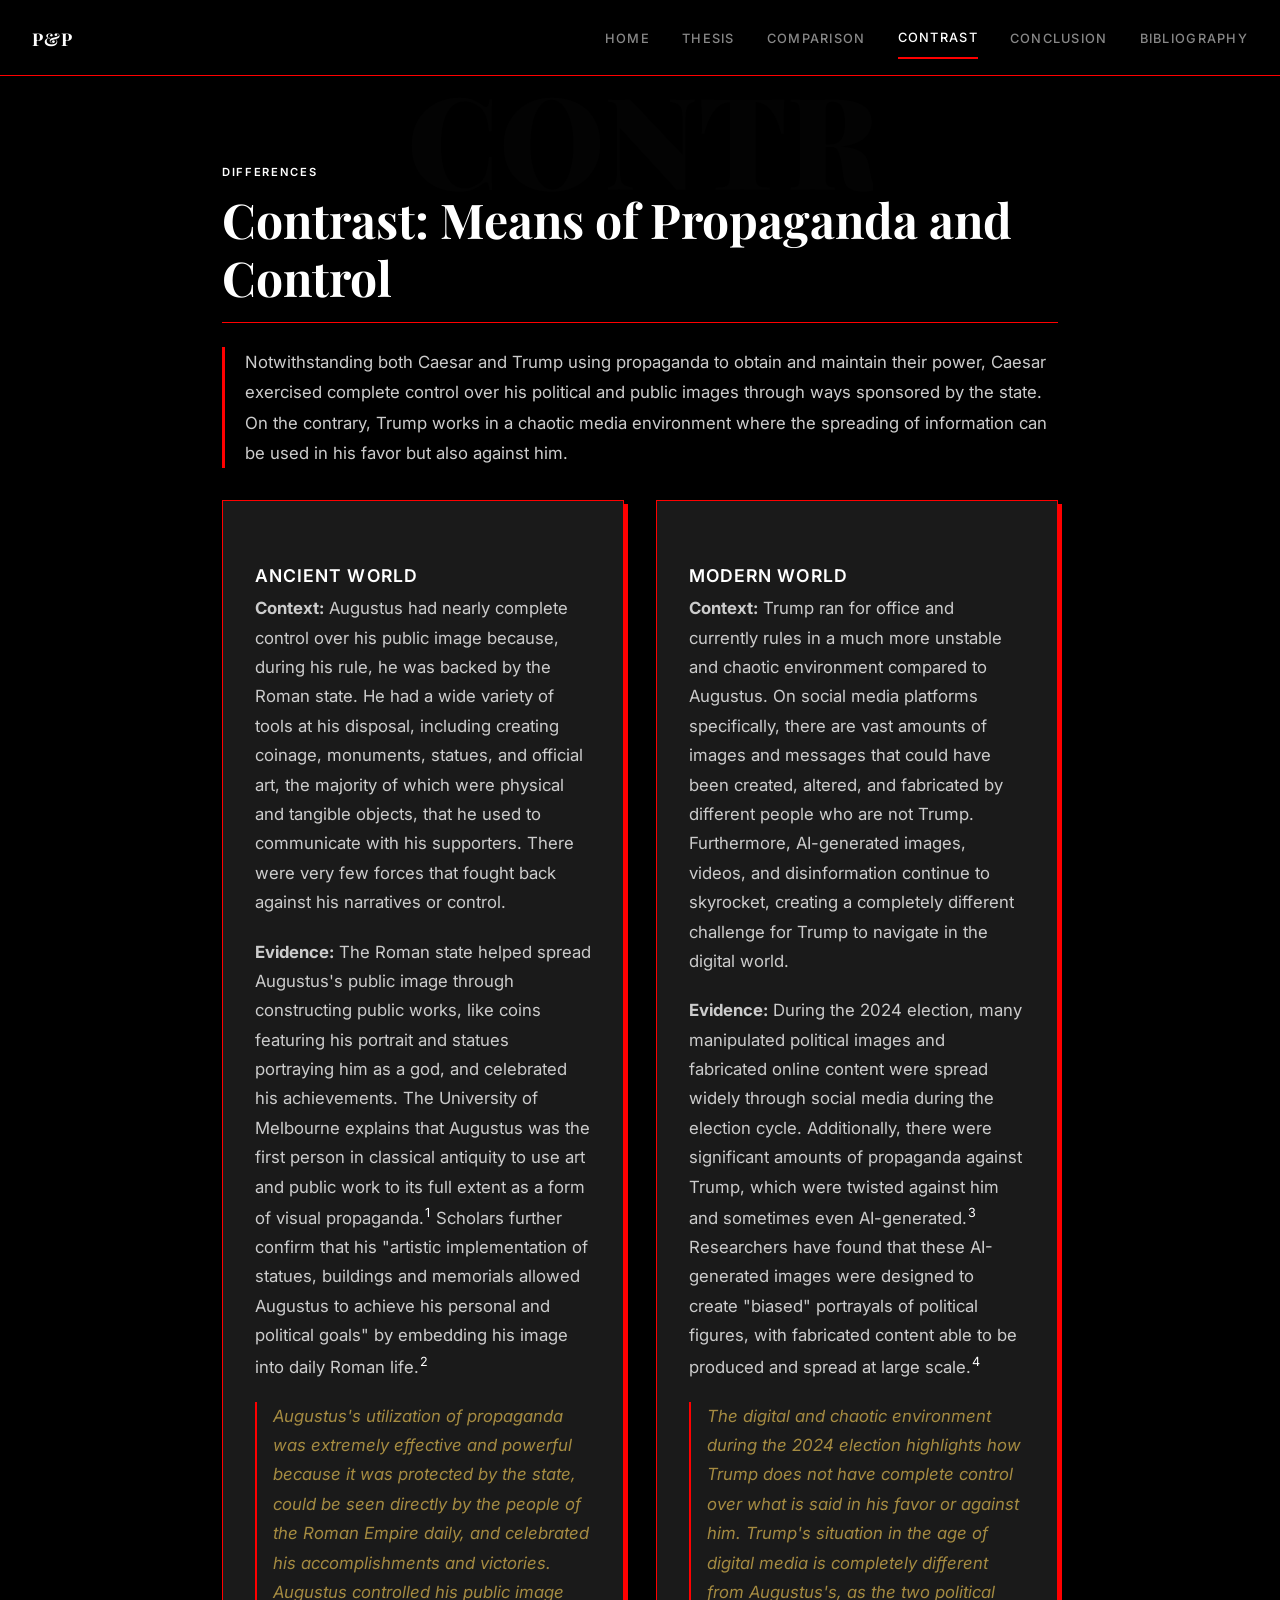
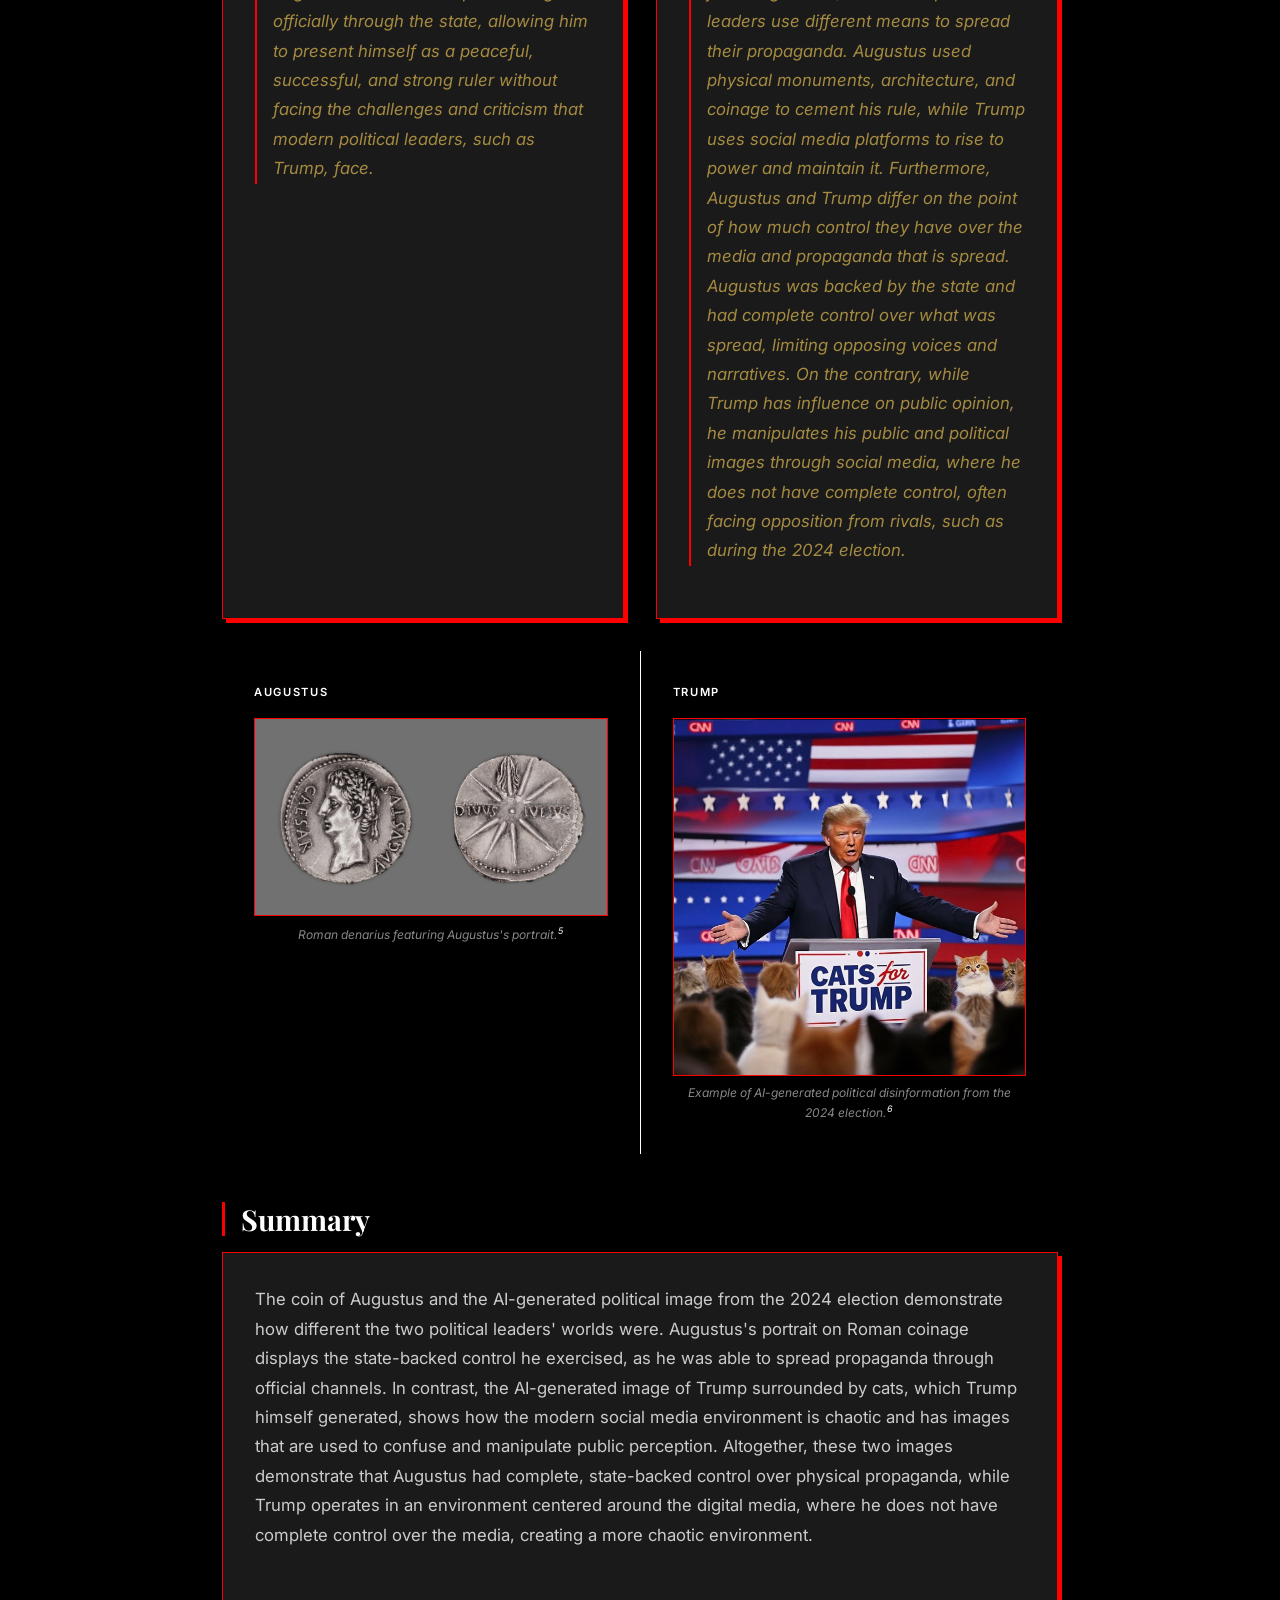
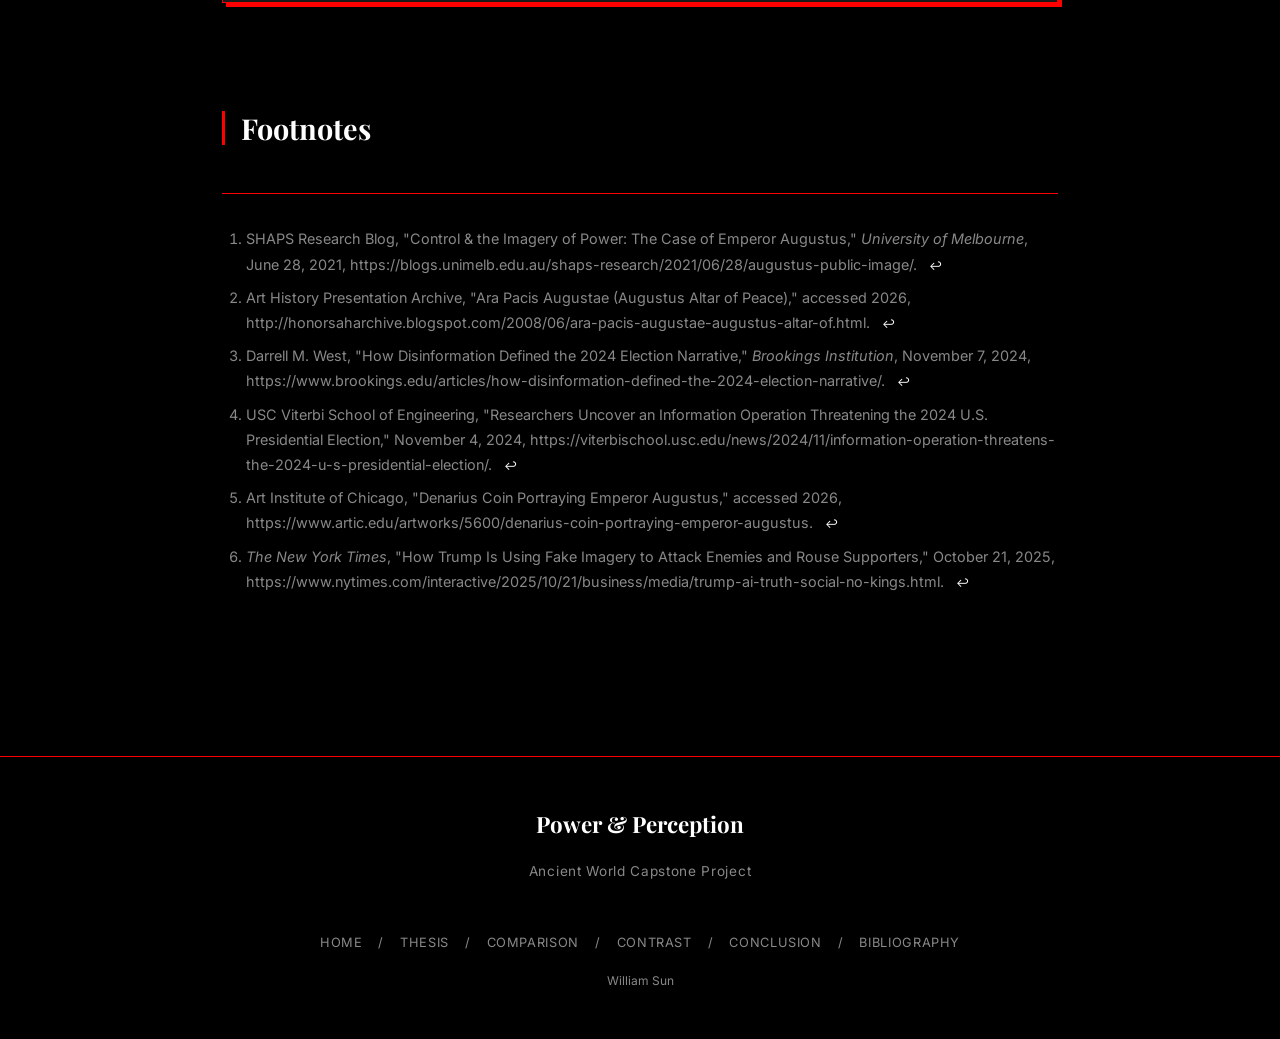
<file: contrast.html>
<!DOCTYPE html>
<html lang="en">
<head>
    <meta charset="UTF-8">
    <meta name="viewport" content="width=device-width, initial-scale=1.0">
    <title>Contrast: Where the Parallel Breaks Down</title>
    <link rel="preconnect" href="https://fonts.googleapis.com">
    <link rel="preconnect" href="https://fonts.gstatic.com" crossorigin>
    <link href="https://fonts.googleapis.com/css2?family=Inter:wght@400;500;600&family=Playfair+Display:wght@400;700;900&display=swap" rel="stylesheet">
    <link rel="stylesheet" href="style.css">
</head>
<body>
<nav class="nav">
    <span class="nav-logo">P&amp;P</span>
    <div class="nav-links">
        <a href="index.html">Home</a>
        <a href="thesis.html">Thesis</a>
        <a href="comparison.html">Comparison</a>
        <a href="contrast.html" class="active">Contrast</a>
        <a href="conclusion.html">Conclusion</a>
        <a href="bibliography.html">Bibliography</a>
    </div>
</nav>

<section class="content">
    <div class="watermark">CONTROL</div>
    <div class="section-label">DIFFERENCES</div>
    <h1>Contrast: Means of Propaganda and Control</h1>

    <p class="intro">Notwithstanding both Caesar and Trump using propaganda to obtain and maintain their power, Caesar exercised complete control over his political and public images through ways sponsored by the state. On the contrary, Trump works in a chaotic media environment where the spreading of information can be used in his favor but also against him.</p>

    <div class="two-col">
        <div class="card reveal">
            <h3>Ancient World</h3>
            <p><strong>Context:</strong> Augustus had nearly complete control over his public image because, during his rule, he was backed by the Roman state. He had a wide variety of tools at his disposal, including creating coinage, monuments, statues, and official art, the majority of which were physical and tangible objects, that he used to communicate with his supporters. There were very few forces that fought back against his narratives or control.</p>
            <p><strong>Evidence:</strong> The Roman state helped spread Augustus's public image through constructing public works, like coins featuring his portrait and statues portraying him as a god, and celebrated his achievements. The University of Melbourne explains that Augustus was the first person in classical antiquity to use art and public work to its full extent as a form of visual propaganda.<a href="#fn-k1" class="footnote-ref" id="ref-k1">1</a> Scholars further confirm that his "artistic implementation of statues, buildings and memorials allowed Augustus to achieve his personal and political goals" by embedding his image into daily Roman life.<a href="#fn-k2" class="footnote-ref" id="ref-k2">2</a></p>
            <p class="analysis reveal">Augustus's utilization of propaganda was extremely effective and powerful because it was protected by the state, could be seen directly by the people of the Roman Empire daily, and celebrated his accomplishments and victories. Augustus controlled his public image officially through the state, allowing him to present himself as a peaceful, successful, and strong ruler without facing the challenges and criticism that modern political leaders, such as Trump, face.</p>
        </div>

        <div class="card reveal">
            <h3>Modern World</h3>
            <p><strong>Context:</strong> Trump ran for office and currently rules in a much more unstable and chaotic environment compared to Augustus. On social media platforms specifically, there are vast amounts of images and messages that could have been created, altered, and fabricated by different people who are not Trump. Furthermore, AI-generated images, videos, and disinformation continue to skyrocket, creating a completely different challenge for Trump to navigate in the digital world.</p>
            <p><strong>Evidence:</strong> During the 2024 election, many manipulated political images and fabricated online content were spread widely through social media during the election cycle. Additionally, there were significant amounts of propaganda against Trump, which were twisted against him and sometimes even AI-generated.<a href="#fn-k3" class="footnote-ref" id="ref-k3">3</a> Researchers have found that these AI-generated images were designed to create "biased" portrayals of political figures, with fabricated content able to be produced and spread at large scale.<a href="#fn-k4" class="footnote-ref" id="ref-k4">4</a></p>
            <p class="analysis reveal">The digital and chaotic environment during the 2024 election highlights how Trump does not have complete control over what is said in his favor or against him. Trump's situation in the age of digital media is completely different from Augustus's, as the two political leaders use different means to spread their propaganda. Augustus used physical monuments, architecture, and coinage to cement his rule, while Trump uses social media platforms to rise to power and maintain it. Furthermore, Augustus and Trump differ on the point of how much control they have over the media and propaganda that is spread. Augustus was backed by the state and had complete control over what was spread, limiting opposing voices and narratives. On the contrary, while Trump has influence on public opinion, he manipulates his public and political images through social media, where he does not have complete control, often facing opposition from rivals, such as during the 2024 election.</p>
        </div>
    </div>

    <!-- Split panel with real images -->
    <div class="split-panel reveal">
        <div class="panel left">
            <div class="section-label">AUGUSTUS</div>
            <figure>
                <img src="augustus_denarius.jpg" alt="Roman denarius featuring Augustus's portrait" style="width:100%; border:1px solid var(--border);">
                <figcaption class="img-caption">Roman denarius featuring Augustus's portrait.<a href="#fn-k5" class="footnote-ref" id="ref-k5">5</a></figcaption>
            </figure>
        </div>
        <div class="divider"></div>
        <div class="panel right">
            <div class="section-label">TRUMP</div>
            <figure>
                <img src="ai_trump_cats.jpg" alt="AI-generated political image of Trump surrounded by cats from the 2024 election" style="width:100%; border:1px solid var(--border);">
                <figcaption class="img-caption">Example of AI-generated political disinformation from the 2024 election.<a href="#fn-k6" class="footnote-ref" id="ref-k6">6</a></figcaption>
            </figure>
        </div>
    </div>

    <h2>Summary</h2>
    <div class="card reveal">
        <p style="position:relative; z-index:1;">The coin of Augustus and the AI-generated political image from the 2024 election demonstrate how different the two political leaders' worlds were. Augustus's portrait on Roman coinage displays the state-backed control he exercised, as he was able to spread propaganda through official channels. In contrast, the AI-generated image of Trump surrounded by cats, which Trump himself generated, shows how the modern social media environment is chaotic and has images that are used to confuse and manipulate public perception. Altogether, these two images demonstrate that Augustus had complete, state-backed control over physical propaganda, while Trump operates in an environment centered around the digital media, where he does not have complete control over the media, creating a more chaotic environment.</p>
    </div>

    <div class="wave-divider">
        <svg viewBox="0 0 1200 60" preserveAspectRatio="none">
            <path d="M0,30 C200,60 400,0 600,30 C800,60 1000,0 1200,30 L1200,60 L0,60 Z" fill="#000000"></path>
        </svg>
    </div>

    <h2 class="reveal">Footnotes</h2>
    <section class="footnotes reveal">
        <ol>
            <li id="fn-k1">SHAPS Research Blog, "Control &amp; the Imagery of Power: The Case of Emperor Augustus," <em>University of Melbourne</em>, June 28, 2021, https://blogs.unimelb.edu.au/shaps-research/2021/06/28/augustus-public-image/. <a href="#ref-k1" class="footnote-backref">↩</a></li>
            <li id="fn-k2">Art History Presentation Archive, "Ara Pacis Augustae (Augustus Altar of Peace)," accessed 2026, http://honorsaharchive.blogspot.com/2008/06/ara-pacis-augustae-augustus-altar-of.html. <a href="#ref-k2" class="footnote-backref">↩</a></li>
            <li id="fn-k3">Darrell M. West, "How Disinformation Defined the 2024 Election Narrative," <em>Brookings Institution</em>, November 7, 2024, https://www.brookings.edu/articles/how-disinformation-defined-the-2024-election-narrative/. <a href="#ref-k3" class="footnote-backref">↩</a></li>
            <li id="fn-k4">USC Viterbi School of Engineering, "Researchers Uncover an Information Operation Threatening the 2024 U.S. Presidential Election," November 4, 2024, https://viterbischool.usc.edu/news/2024/11/information-operation-threatens-the-2024-u-s-presidential-election/. <a href="#ref-k4" class="footnote-backref">↩</a></li>
            <li id="fn-k5">Art Institute of Chicago, "Denarius Coin Portraying Emperor Augustus," accessed 2026, https://www.artic.edu/artworks/5600/denarius-coin-portraying-emperor-augustus. <a href="#ref-k5" class="footnote-backref">↩</a></li>
            <li id="fn-k6"><em>The New York Times</em>, "How Trump Is Using Fake Imagery to Attack Enemies and Rouse Supporters," October 21, 2025, https://www.nytimes.com/interactive/2025/10/21/business/media/trump-ai-truth-social-no-kings.html. <a href="#ref-k6" class="footnote-backref">↩</a></li>
        </ol>
    </section>
</section>

<footer class="footer">
    <div class="footer-top">
        <div class="footer-title">Power &amp; Perception</div>
        <div class="footer-tagline">Ancient World Capstone Project</div>
    </div>
    <div class="footer-links">
        <a href="index.html">Home</a> / <a href="thesis.html">Thesis</a> / <a href="comparison.html">Comparison</a> / <a href="contrast.html">Contrast</a> / <a href="conclusion.html">Conclusion</a> / <a href="bibliography.html">Bibliography</a>
    </div>
    <p class="footer-copyright">William Sun</p>
</footer>

<button class="back-top" aria-label="Back to top">↑</button>
<script src="script.js"></script>
</body>
</html>
</file>
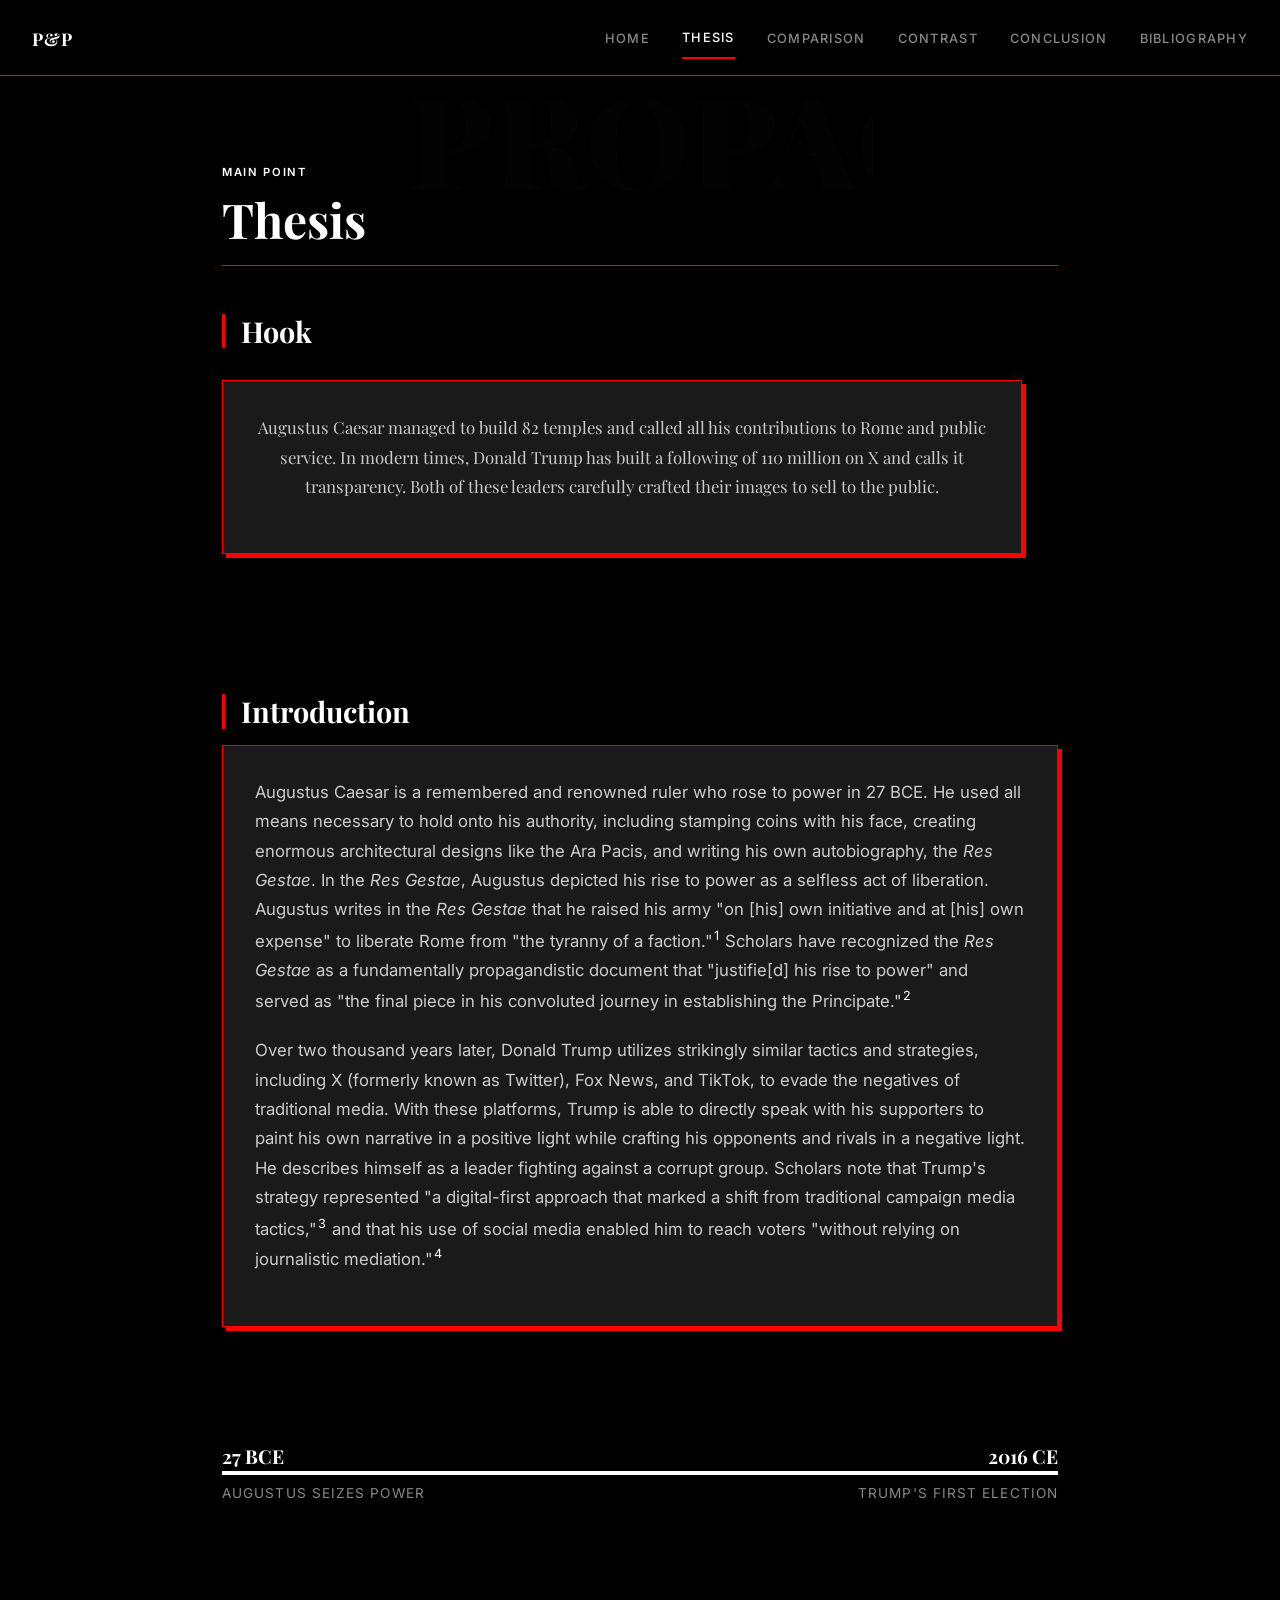
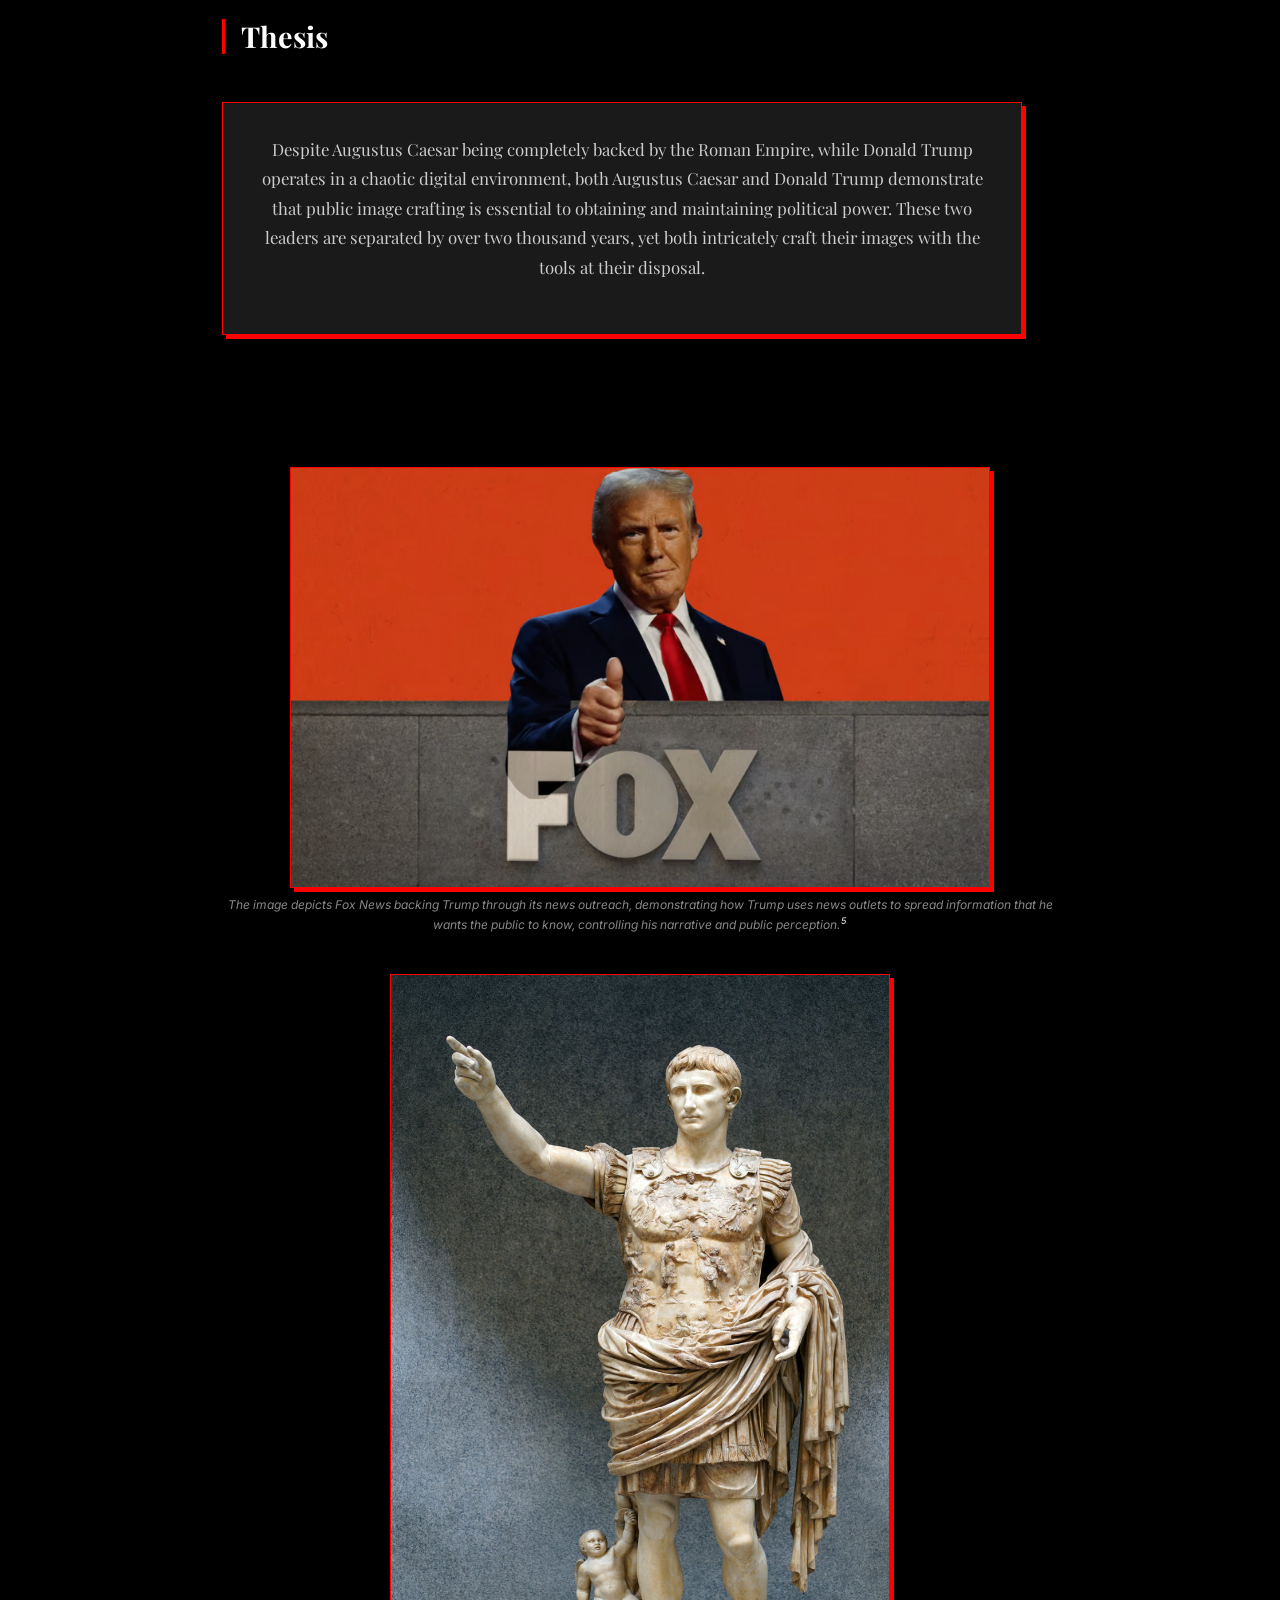
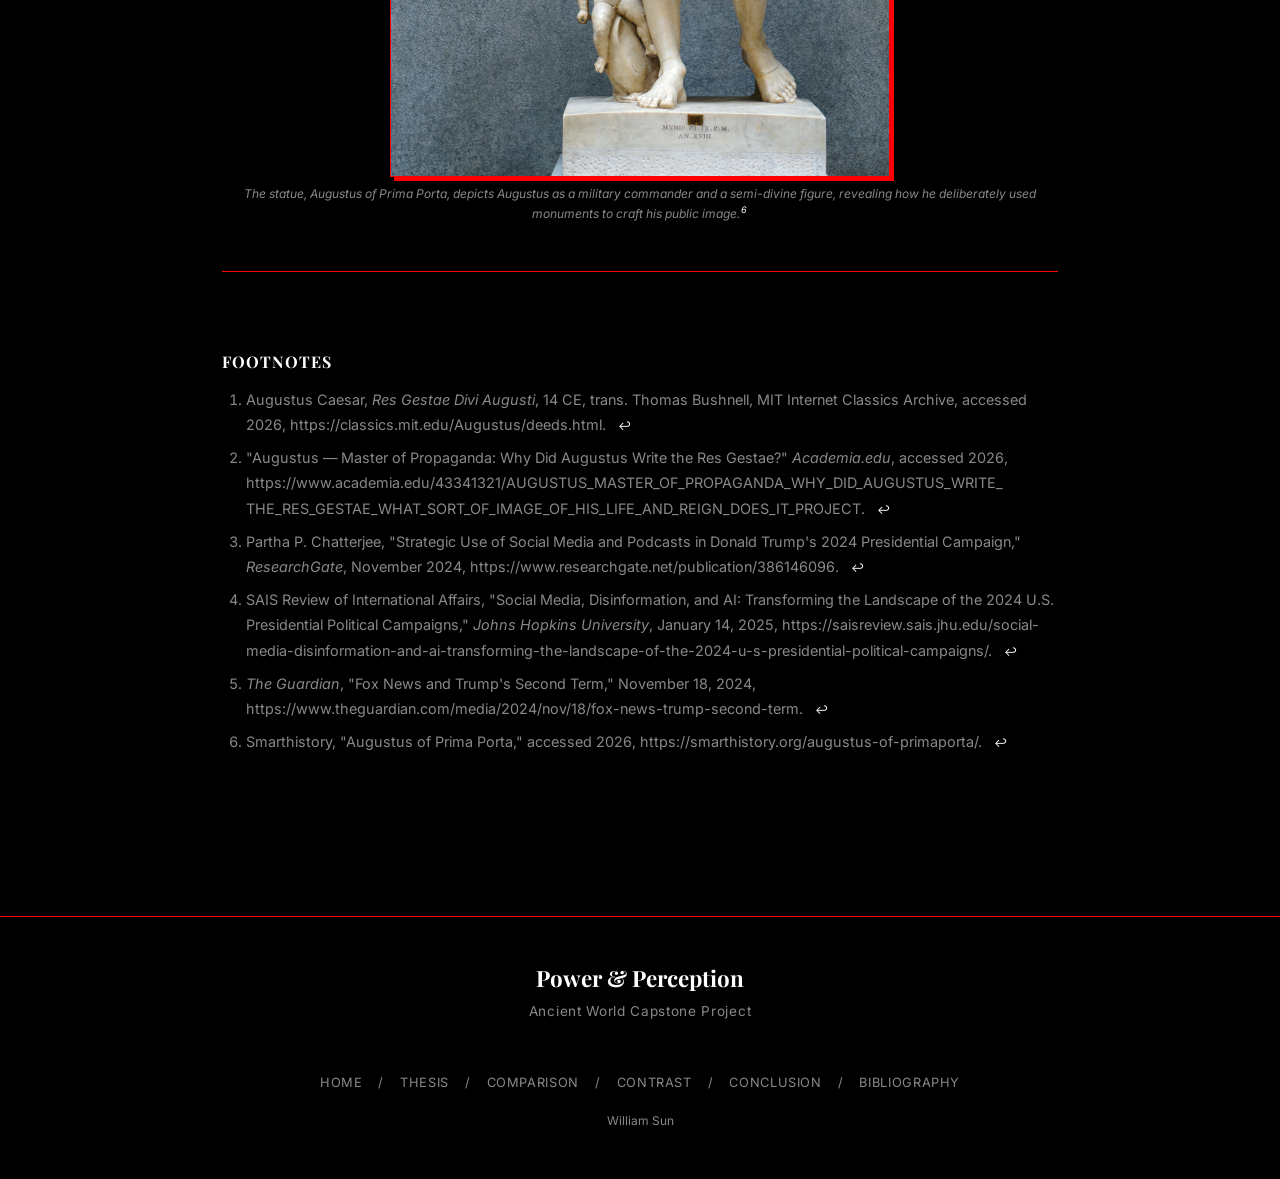
<file: thesis.html>
<!DOCTYPE html>
<html lang="en">
<head>
    <meta charset="UTF-8">
    <meta name="viewport" content="width=device-width, initial-scale=1.0">
    <title>Thesis | Power &amp; Perception</title>
    <link rel="preconnect" href="https://fonts.googleapis.com">
    <link rel="preconnect" href="https://fonts.gstatic.com" crossorigin>
    <link href="https://fonts.googleapis.com/css2?family=Inter:wght@400;500;600&family=Playfair+Display:wght@400;700;900&display=swap" rel="stylesheet">
    <link rel="stylesheet" href="style.css">
</head>
<body>

<nav class="nav">
    <a href="index.html" class="nav-logo">P&amp;P</a>
    <div class="nav-links">
        <a href="index.html">Home</a>
        <a href="thesis.html" class="active">Thesis</a>
        <a href="comparison.html">Comparison</a>
        <a href="contrast.html">Contrast</a>
        <a href="conclusion.html">Conclusion</a>
        <a href="bibliography.html">Bibliography</a>
    </div>
</nav>

<section class="content">
    <div class="section-label">MAIN POINT</div>
    <div class="watermark">PROPAGANDA</div>
    <h1>Thesis</h1>
    
    <h2>Hook</h2>
    <div class="blockquote reveal" style="position:relative;">
        <p style="position:relative; z-index:1;">Augustus Caesar managed to build 82 temples and called all his contributions to Rome and public service. In modern times, Donald Trump has built a following of 110 million on X and calls it transparency. Both of these leaders carefully crafted their images to sell to the public.</p>
    </div>

    <div class="wave-divider reveal">
        <svg viewBox="0 0 1200 60" preserveAspectRatio="none">
            <path d="M0,30 C200,60 400,0 600,30 C800,60 1000,0 1200,30 L1200,60 L0,60 Z" fill="#000000"></path>
        </svg>
    </div>

    <h2>Introduction</h2>
    <div class="card reveal">
        <p style="position:relative; z-index:1;">Augustus Caesar is a remembered and renowned ruler who rose to power in 27 BCE. He used all means necessary to hold onto his authority, including stamping coins with his face, creating enormous architectural designs like the Ara Pacis, and writing his own autobiography, the <em>Res Gestae</em>. In the <em>Res Gestae</em>, Augustus depicted his rise to power as a selfless act of liberation. Augustus writes in the <em>Res Gestae</em> that he raised his army "on [his] own initiative and at [his] own expense" to liberate Rome from "the tyranny of a faction."<a href="#fn-t1" class="footnote-ref" id="ref-t1">1</a> Scholars have recognized the <em>Res Gestae</em> as a fundamentally propagandistic document that "justifie[d] his rise to power" and served as "the final piece in his convoluted journey in establishing the Principate."<a href="#fn-t2" class="footnote-ref" id="ref-t2">2</a></p>
        <p style="position:relative; z-index:1;">Over two thousand years later, Donald Trump utilizes strikingly similar tactics and strategies, including X (formerly known as Twitter), Fox News, and TikTok, to evade the negatives of traditional media. With these platforms, Trump is able to directly speak with his supporters to paint his own narrative in a positive light while crafting his opponents and rivals in a negative light. He describes himself as a leader fighting against a corrupt group. Scholars note that Trump's strategy represented "a digital-first approach that marked a shift from traditional campaign media tactics,"<a href="#fn-t3" class="footnote-ref" id="ref-t3">3</a> and that his use of social media enabled him to reach voters "without relying on journalistic mediation."<a href="#fn-t4" class="footnote-ref" id="ref-t4">4</a></p>
    </div>

    <div class="timeline-section reveal" style="margin:3rem 0;">
        <div class="timeline-bar">
            <div class="timeline-point left">
                <span class="timeline-year">27 BCE</span>
                <span class="timeline-text">Augustus seizes power</span>
            </div>
            <div class="timeline-point right">
                <span class="timeline-year">2016 CE</span>
                <span class="timeline-text">Trump's first election</span>
            </div>
        </div>
    </div>

    <h2>Thesis</h2>
    <div class="blockquote reveal" style="position:relative; margin-top:3rem;">
        <p style="position:relative; z-index:1;">Despite Augustus Caesar being completely backed by the Roman Empire, while Donald Trump operates in a chaotic digital environment, both Augustus Caesar and Donald Trump demonstrate that public image crafting is essential to obtaining and maintaining political power. These two leaders are separated by over two thousand years, yet both intricately craft their images with the tools at their disposal.</p>
    </div>

    <div class="wave-divider reveal">
        <svg viewBox="0 0 1200 60" preserveAspectRatio="none">
            <path d="M0,30 C200,60 400,0 600,30 C800,60 1000,0 1200,30 L1200,60 L0,60 Z" fill="#000000"></path>
        </svg>
    </div>

    <!-- Image 1: Fox News / Trump -->
    <figure class="img-figure reveal">
        <img src="fox_news_trump.png" alt="Fox News backing Trump through its news coverage" style="width:100%; max-width:700px; display:block; margin:0 auto; border:1px solid var(--border);">
        <figcaption class="img-caption" style="text-align:center; margin-top:0.5rem;">The image depicts Fox News backing Trump through its news outreach, demonstrating how Trump uses news outlets to spread information that he wants the public to know, controlling his narrative and public perception.<a href="#fn-t5" class="footnote-ref" id="ref-t5">5</a></figcaption>
    </figure>

    <!-- Image 2: Augustus of Prima Porta -->
    <figure class="img-figure reveal">
        <img src="augustus_prima_porta.jpg" alt="Statue of Augustus of Prima Porta" style="width:100%; max-width:500px; display:block; margin:0 auto; border:1px solid var(--border);">
        <figcaption class="img-caption" style="text-align:center; margin-top:0.5rem;">The statue, Augustus of Prima Porta, depicts Augustus as a military commander and a semi-divine figure, revealing how he deliberately used monuments to craft his public image.<a href="#fn-t6" class="footnote-ref" id="ref-t6">6</a></figcaption>
    </figure>

    <div class="footnotes">
        <h2>Footnotes</h2>
        <ol>
            <li id="fn-t1">Augustus Caesar, <em>Res Gestae Divi Augusti</em>, 14 CE, trans. Thomas Bushnell, MIT Internet Classics Archive, accessed 2026, https://classics.mit.edu/Augustus/deeds.html. <a href="#ref-t1" class="footnote-backref">↩</a></li>
            <li id="fn-t2">"Augustus — Master of Propaganda: Why Did Augustus Write the Res Gestae?" <em>Academia.edu</em>, accessed 2026, https://www.academia.edu/43341321/AUGUSTUS_MASTER_OF_PROPAGANDA_WHY_DID_AUGUSTUS_WRITE_
                THE_RES_GESTAE_WHAT_SORT_OF_IMAGE_OF_HIS_LIFE_AND_REIGN_DOES_IT_PROJECT. <a href="#ref-t2" class="footnote-backref">↩</a></li>
            <li id="fn-t3">Partha P. Chatterjee, "Strategic Use of Social Media and Podcasts in Donald Trump's 2024 Presidential Campaign," <em>ResearchGate</em>, November 2024, https://www.researchgate.net/publication/386146096. <a href="#ref-t3" class="footnote-backref">↩</a></li>
            <li id="fn-t4">SAIS Review of International Affairs, "Social Media, Disinformation, and AI: Transforming the Landscape of the 2024 U.S. Presidential Political Campaigns," <em>Johns Hopkins University</em>, January 14, 2025, https://saisreview.sais.jhu.edu/social-media-disinformation-and-ai-transforming-the-landscape-of-the-2024-u-s-presidential-political-campaigns/. <a href="#ref-t4" class="footnote-backref">↩</a></li>
            <li id="fn-t5"><em>The Guardian</em>, "Fox News and Trump's Second Term," November 18, 2024, https://www.theguardian.com/media/2024/nov/18/fox-news-trump-second-term. <a href="#ref-t5" class="footnote-backref">↩</a></li>
            <li id="fn-t6">Smarthistory, "Augustus of Prima Porta," accessed 2026, https://smarthistory.org/augustus-of-primaporta/. <a href="#ref-t6" class="footnote-backref">↩</a></li>
        </ol>
    </div>
</section>

<footer class="footer">
    <div class="footer-top">
        <div>
            <h3 class="footer-title">Power &amp; Perception</h3>
            <p class="footer-tagline">Ancient World Capstone Project</p>
        </div>
    </div>
    <nav class="footer-links">
        <a href="index.html">Home</a> /
        <a href="thesis.html">Thesis</a> /
        <a href="comparison.html">Comparison</a> /
        <a href="contrast.html">Contrast</a> /
        <a href="conclusion.html">Conclusion</a> /
        <a href="bibliography.html">Bibliography</a>
    </nav>
    <p class="footer-copyright">William Sun</p>
</footer>

<button class="back-top" aria-label="Back to top">↑</button>
<script src="script.js"></script>
</body>
</html>
</file>
<file: style.css>
*, *::before, *::after {
    border-radius: 0 !important;
}


:root {
    --bg:          #000000;
    --bg-2:        #111111;
    --bg-card:     #1a1a1a;
    --white:       #ffffff;
    --off-white:   #cccccc;
    --muted:       #888888;
    --border:      #ff0000;
    --link-blue:   #0000ff;
    --font-heading: 'Playfair Display', 'Georgia', serif;
    --font-body:    'Inter', -apple-system, BlinkMacSystemFont, 'Segoe UI', sans-serif;
    --ease:        cubic-bezier(0.4, 0, 0.2, 1);
    --section-pad:  min(120px, 10vh);
    --spacing-lg:   2rem;
}


*, *::before, *::after {
    margin: 0;
    padding: 0;
    box-sizing: border-box;
}


.accent-line {
    position: fixed;
    top: 0;
    left: 0;
    width: 100%;
    height: 3px;
    background: var(--white);
    z-index: 1001;
}

html {
    scroll-behavior: smooth;
    font-size: 16px;
}

body {
    background-color: var(--bg);
    color: var(--off-white);
    font-family: var(--font-body);
    font-size: 1rem;
    line-height: 1.75;
    -webkit-font-smoothing: antialiased;
    -moz-osx-font-smoothing: grayscale;
    overflow-x: hidden;
}

h1, h2, h3, h4 {
    font-family: var(--font-heading);
    color: var(--white);
    line-height: 1.2;
    font-weight: 700;
}

a {
    color: var(--link-blue);
    text-decoration: none;
    transition: color 0.2s ease;
}

a:hover {
    color: var(--link-blue);
}

img {
    max-width: 100%;
    height: auto;
    display: block;
}



.nav {
    position: sticky;
    top: 3px;
    left: 0;
    width: 100%;
    display: flex;
    justify-content: space-between;
    align-items: center;
    padding: 1rem 2rem;
    z-index: 1000;
    background: var(--bg);
    border-bottom: 1px solid var(--border);
    transition: background 0.3s var(--ease);
}

.nav-logo {
    font-family: var(--font-heading);
    font-size: 1.1rem;
    color: var(--white);
    font-weight: 700;
    letter-spacing: 0.05em;
}

.nav-links {
    display: flex;
    gap: 2rem;
    align-items: center;
}

.nav-links a {
    color: var(--muted);
    font-size: 0.8rem;
    font-weight: 500;
    letter-spacing: 0.1em;
    text-transform: uppercase;
    padding: 0.5rem 0;
    position: relative;
    transition: color 0.3s var(--ease);
}

.nav-links a.active {
    color: var(--white);
    border-bottom: 2px solid var(--border);
}

.nav-links a:hover {
    color: var(--white);
}


.nav-links a::after {
    display: none;
}


.pill-badge {
    display: inline-block;
    font-size: 0.7rem;
    text-transform: uppercase;
    letter-spacing: 0.15em;
    padding: 0.25rem 0.75rem;
    border: none;
    color: var(--white);
    font-weight: 700;
    margin-bottom: 1rem;
}


.section-label {
    font-size: 0.7rem;
    text-transform: uppercase;
    letter-spacing: 0.15em;
    color: var(--white);
    margin-bottom: 0.5rem;
    font-weight: 600;
}


.card {
    border: 1px solid var(--border);
    background: var(--bg-card);
    padding: 2rem;
    transition: transform 0.2s ease, border-color 0.2s ease, box-shadow 0.2s ease;
    box-shadow: 4px 4px 0 var(--border);
}

.card:hover {
    transform: translateY(-2px);
    border-color: var(--border);
    box-shadow: 6px 6px 0 var(--white);
}

.card h3 {
    margin-top: 0;
    font-family: var(--font-heading);
    font-size: 1.1rem;
    color: var(--white);
    text-transform: uppercase;
    letter-spacing: 0.06em;
    margin-bottom: 1rem;
    border-left: none;
    padding-left: 0;
}


.analysis {
    border-left: 2px solid var(--border);
    padding-left: 1rem;
    margin-top: 1rem;
    font-style: italic;
    color: rgba(200, 168, 75, 0.8);
    font-size: 0.95rem;
}


.two-col {
    display: grid;
    grid-template-columns: 1fr 1fr;
    gap: 2rem;
    margin: 2rem 0;
}

.two-col .card {
    margin-bottom: 0;
}


.alt-bg {
    background: var(--bg-2);
    padding: 2rem 0;
}


.stat-strip {
    display: flex;
    justify-content: center;
    gap: 0;
    padding: var(--section-pad) 2rem;
    border: 1px solid var(--border);
    border-left: none;
    border-right: none;
    background: var(--bg-2);
}

.stat-block {
    text-align: center;
    padding: 0 2rem;
    border-right: 1px solid var(--border);
    flex: 1;
}

.stat-block:last-child {
    border-right: none;
}

.stat-number {
    font-family: var(--font-heading);
    font-size: 3.5rem;
    font-weight: 900;
    color: var(--white);
    display: block;
    line-height: 1.1;
}

.stat-label {
    font-size: 0.8rem;
    text-transform: uppercase;
    letter-spacing: 0.1em;
    color: var(--muted);
    margin-top: 0.5rem;
}


.feature-grid {
    display: grid;
    grid-template-columns: repeat(3, 1fr);
    gap: 2rem;
    margin: var(--section-pad) 0;
}

.feature-grid .card {
    text-align: left;
    padding: 1.5rem;
}

.feature-icon {
    font-size: 1.5rem;
    display: block;
    margin-bottom: 0.5rem;
}

.feature-title {
    font-family: var(--font-body);
    font-size: 0.85rem;
    color: var(--white);
    font-weight: 700;
    text-transform: uppercase;
    letter-spacing: 0.08em;
    margin-bottom: 0.5rem;
}

.feature-desc {
    font-size: 0.9rem;
    color: var(--muted);
    line-height: 1.6;
}


.takeaway-grid {
    display: grid;
    grid-template-columns: repeat(3, 1fr);
    gap: 1.5rem;
    margin: 2rem 0;
}

.takeaway-grid .card {
    padding: 1.5rem;
}


.img-row {
    display: grid;
    grid-template-columns: 1fr 1fr;
    gap: 2rem;
    margin: var(--section-pad) 0;
}

.img-row img {
    width: 100%;
    border: 1px solid var(--border);
    object-fit: cover;
}


.img-caption {
    font-size: 0.75rem;
    color: var(--muted);
    font-style: italic;
    margin-top: 0.5rem;
    text-align: center;
}


.wave-divider {
    width: 100%;
    overflow: hidden;
    line-height: 0;
}

.wave-divider svg {
    display: block;
    width: 100%;
    height: 60px;
}


.marquee-strip {
    background: var(--white);
    overflow: hidden;
    padding: 0.6rem 0;
    position: relative;
}

.marquee-inner {
    display: flex;
    gap: 2rem;
    animation: marquee-scroll 30s linear infinite;
    white-space: nowrap;
    width: max-content;
}

.marquee-inner span {
    color: var(--bg);
    font-size: 0.8rem;
    font-weight: 700;
    text-transform: uppercase;
    letter-spacing: 0.12em;
    flex-shrink: 0;
}

@keyframes marquee-scroll {
    0% { transform: translateX(0); }
    100% { transform: translateX(-50%); }
}


.back-top {
    position: fixed;
    bottom: 2rem;
    right: 2rem;
    width: 42px;
    height: 42px;
    background: var(--white);
    color: var(--bg);
    border: 2px solid var(--border);
    font-size: 1rem;
    font-weight: 700;
    cursor: pointer;
    opacity: 0;
    pointer-events: none;
    transition: opacity 0.3s ease, box-shadow 0.2s ease;
    z-index: 999;
    display: flex;
    align-items: center;
    justify-content: center;
}

.back-top.visible {
    opacity: 1;
    pointer-events: all;
}

.back-top:hover {
    box-shadow: 3px 3px 0 var(--border);
    background: var(--bg);
    color: var(--white);
}


.hero-grid {
    display: grid;
    grid-template-columns: 55% 45%;
    min-height: 100vh;
    align-items: center;
    padding: var(--section-pad) 2rem;
    gap: 3rem;
    background: var(--bg);
}

.hero-image {
    position: relative;
}

.image-frame {
    border: 1px solid var(--border);
    overflow: hidden;
}

.image-frame img {
    width: 100%;
    height: auto;
    display: block;
}

.hero-text {
    display: flex;
    flex-direction: column;
    gap: 1.5rem;
    padding: 2rem 0;
}

.hero-text h1 {
    font-size: clamp(3rem, 7vw, 6rem);
    font-weight: 900;
    line-height: 1.05;
    color: var(--white);
}


.hero-text .decorative-text {
    font-family: var(--font-heading);
    font-size: clamp(4rem, 10vw, 9rem);
    font-weight: 900;
    color: var(--border);
    line-height: 1;
    white-space: nowrap;
}


.typewriter {
    font-family: var(--font-heading);
    font-size: clamp(1.5rem, 3vw, 2.5rem);
    color: var(--white);
    min-height: 3rem;
    display: flex;
    align-items: center;
    gap: 2px;
}

.typewriter .cursor {
    animation: blink 1s step-end infinite;
    font-weight: 300;
}

@keyframes blink {
    50% { opacity: 0; }
}


.info-block {
    background: var(--bg-card);
    border: 1px solid var(--border);
    padding: 1.5rem;
    margin: 1.5rem 0;
    max-width: 500px;
}

.info-block p {
    margin-bottom: 0.5rem;
    font-size: 0.95rem;
}

.info-block .label {
    color: var(--white);
    font-weight: 600;
    margin-right: 0.25rem;
}

.info-block .honor-code {
    margin-top: 1rem;
    padding-top: 1rem;
    border-top: 1px solid var(--border);
    font-style: italic;
    color: var(--muted);
    font-size: 0.85rem;
}


.cta-button, .btn-pill {
    display: inline-flex;
    align-items: center;
    gap: 0.5rem;
    padding: 0.8rem 2.5rem;
    border: 2px solid var(--border);
    background: var(--white);
    color: var(--bg);
    font-size: 0.9rem;
    font-weight: 700;
    text-transform: uppercase;
    letter-spacing: 0.1em;
    transition: all 0.3s var(--ease);
    cursor: pointer;
    font-family: var(--font-body);
}

.cta-button:hover, .btn-pill:hover {
    background: var(--bg);
    color: var(--white);
    box-shadow: 4px 4px 0 var(--border);
}

.cta-button .btn-arrow {
    transition: transform 0.2s ease;
    display: inline-block;
}

.cta-button:hover .btn-arrow {
    transform: translateX(4px);
}


.content {
    max-width: 900px;
    margin: 0 auto;
    padding: var(--section-pad) 2rem;
    position: relative;
}

.content h1 {
    font-size: clamp(1.8rem, 4vw, 3rem);
    margin-bottom: 1.5rem;
    padding-bottom: 1rem;
    border-bottom: 1px solid var(--border);
}

.content h2 {
    font-size: clamp(1.3rem, 2.5vw, 1.8rem);
    margin-top: 3rem;
    margin-bottom: 1rem;
    padding-left: 1rem;
    border-left: 3px solid var(--border);
}

.content h3 {
    font-size: 1.1rem;
    color: var(--white);
    margin-top: 2rem;
    margin-bottom: 0.5rem;
    text-transform: uppercase;
    letter-spacing: 0.06em;
    font-family: var(--font-body);
    font-weight: 600;
}

.content p {
    margin-bottom: 1rem;
    font-size: 1.05rem;
}


.blockquote {
    font-family: var(--font-heading);
    font-size: clamp(1.2rem, 2.5vw, 1.8rem);
    line-height: 1.6;
    padding: 2rem 2rem 2rem 2.5rem;
    position: relative;
    text-align: center;
    max-width: 800px;
    margin: 2rem auto;
    background: var(--bg-card);
    border: 1px solid var(--border);
    border-left: 4px solid var(--border);
}


.watermark {
    position: absolute;
    font-family: var(--font-heading);
    font-size: clamp(5rem, 15vw, 12rem);
    font-weight: 900;
    color: var(--border);
    pointer-events: none;
    z-index: 0;
    white-space: nowrap;
    overflow: hidden;
    top: 50%;
    left: 50%;
    transform: translate(-50%, -50%);
    user-select: none;
    opacity: 0.4;
}


.teaser {
    font-size: 1.15rem;
    line-height: 1.9;
    text-align: center;
    max-width: 700px;
    margin: 0 auto;
    padding: var(--section-pad) 2rem;
    color: var(--muted);
}

.intro {
    font-size: 1.05rem;
    line-height: 1.8;
    color: var(--muted);
    margin-bottom: 2rem;
}


.visual-divider {
    display: flex;
    align-items: center;
    justify-content: center;
    margin: 2rem 0;
    color: var(--white);
    font-size: 1.5rem;
    opacity: 0.5;
}


.reveal {
    opacity: 0;
    transform: translateY(16px);
    transition: opacity 0.45s ease, transform 0.45s ease;
}

.reveal.visible {
    opacity: 1;
    transform: translateY(0);
}


.insert-placeholder {
    border: 2px dashed var(--border);
    padding: 1.5rem;
    margin: 1.5rem 0;
    font-style: italic;
    color: var(--muted);
    text-align: center;
    background: none;
}

.image-placeholder {
    border: 2px dashed var(--border);
    aspect-ratio: 16/9;
    display: flex;
    flex-direction: column;
    align-items: center;
    justify-content: center;
    background: var(--bg-card);
    color: var(--muted);
    font-style: italic;
    font-size: 0.85rem;
    min-height: 200px;
    padding: 1.5rem;
    text-align: center;
    position: relative;
}

.image-placeholder .camera-icon {
    font-size: 2rem;
    margin-bottom: 0.5rem;
}

.image-placeholder .placeholder-caption {
    font-size: 0.75rem;
    margin-top: 0.5rem;
    color: rgba(255, 255, 255, 0.4);
}


.section-divider {
    border: none;
    border-top: 1px solid var(--border);
    margin: 3rem 0;
}


.footer {
    padding: 2.5rem 2rem;
    border-top: 1px solid var(--border);
    margin-top: 4rem;
    background: var(--bg);
}

.footer .deco-laurel {
    display: none;
}

.footer-top {
    display: flex;
    justify-content: space-between;
    align-items: center;
    margin-bottom: 1.5rem;
    flex-wrap: wrap;
    gap: 1rem;
}

.footer-title {
    font-family: var(--font-heading);
    font-size: clamp(1.5rem, 3vw, 2.5rem);
    color: var(--white);
    margin-bottom: 0.5rem;
}

.footer-tagline {
    color: var(--muted);
    font-size: 0.85rem;
    margin-bottom: 1.5rem;
}

.footer-links {
    display: flex;
    justify-content: center;
    gap: 1rem;
    flex-wrap: wrap;
    font-size: 0.8rem;
    text-transform: uppercase;
    letter-spacing: 0.08em;
    color: var(--muted);
    margin-top: 1.5rem;
}

.footer-links a {
    color: var(--muted);
    transition: color 0.3s var(--ease);
}

.footer-links a:hover {
    color: var(--white);
}

.footer-copyright {
    color: var(--muted);
    font-size: 0.75rem;
    margin-top: 1.5rem;
}


.footnote-ref {
    font-size: 0.75em;
    vertical-align: super;
    color: var(--white);
    text-decoration: none;
    margin: 0 1px;
    cursor: pointer;
}

.footnote-ref:hover {
    text-decoration: underline;
}

.footnotes {
    margin-top: 3rem;
    padding-top: 1.5rem;
    border-top: 1px solid var(--border);
}

.footnotes h2 {
    border-left: none;
    padding-left: 0;
    font-size: 1rem;
    text-transform: uppercase;
    letter-spacing: 0.06em;
    color: var(--white);
}

.footnotes ol {
    padding-left: 1.5rem;
    font-size: 0.9rem;
    color: var(--muted);
}

.footnotes li {
    margin-bottom: 0.5rem;
}

.footnote-backref {
    font-size: 0.8em;
    margin-left: 0.5rem;
    color: var(--white);
}


.bibliography-note {
    background: var(--bg-card);
    border: 1px solid var(--border);
    padding: 1rem 1.5rem;
    margin-bottom: 3rem;
    font-size: 0.9rem;
    color: var(--muted);
}

.bib-entry {
    padding: 0.8rem 0 0.8rem 1.25rem;
    border-left: 3px solid var(--border);
    border-bottom: 1px solid var(--border);
    font-size: 0.95rem;
    line-height: 1.7;
    position: relative;
    transition: background 0.2s ease;
}

.bib-entry:hover {
    background: var(--bg-2);
}

.bib-entry:last-child {
    border-bottom: none;
}

.bib-number {
    color: var(--white);
    font-weight: 600;
    margin-right: 0.5rem;
}


.timeline-section {
    padding: 3rem 0;
    position: relative;
}

.timeline-bar {
    position: relative;
    height: 4px;
    background: var(--white);
    margin: 3rem 0;
}

.timeline-point {
    position: absolute;
    top: 50%;
    transform: translateY(-50%);
    display: flex;
    flex-direction: column;
    align-items: center;
    gap: 0.5rem;
}

.timeline-point.left {
    left: 0;
    align-items: flex-start;
}

.timeline-point.right {
    right: 0;
    align-items: flex-end;
}

.timeline-year {
    font-family: var(--font-heading);
    font-size: 1.2rem;
    color: var(--white);
    font-weight: 700;
}

.timeline-text {
    font-size: 0.85rem;
    color: var(--muted);
    text-transform: uppercase;
    letter-spacing: 0.08em;
}


.parallel-timeline {
    display: grid;
    grid-template-columns: 1fr auto 1fr;
    align-items: center;
    gap: 1.5rem;
    padding: 2rem 0;
}

.timeline-row {
    display: flex;
    align-items: center;
    gap: 1rem;
}

.timeline-row.left {
    justify-content: flex-end;
}

.timeline-row.right {
    justify-content: flex-start;
}

.tl-label {
    font-size: 0.75rem;
    text-transform: uppercase;
    letter-spacing: 0.12em;
    color: var(--white);
    font-weight: 600;
}

.tl-line {
    flex-grow: 1;
    height: 2px;
    background: var(--white);
}

.timeline-center {
    font-family: var(--font-heading);
    font-size: 1rem;
    color: var(--white);
    font-weight: 700;
    text-align: center;
    padding: 0 1rem;
    white-space: nowrap;
}


.split-panel {
    display: grid;
    grid-template-columns: 1fr 1px 1fr;
    gap: 0;
    margin: 2rem 0;
}

.split-panel .panel {
    padding: 2rem;
}

.split-panel .divider {
    background: var(--white);
    width: 1px;
}


.spectrum-section {
    padding: 2rem 0;
}

.spectrum-labels {
    display: flex;
    justify-content: space-between;
    font-size: 0.7rem;
    text-transform: uppercase;
    letter-spacing: 0.1em;
    color: var(--muted);
    margin-bottom: 0.5rem;
}

.spectrum-bar {
    width: 100%;
    height: 8px;
    background: var(--border);
    position: relative;
    margin: 1.5rem 0;
}

.spectrum-bar .marker {
    position: absolute;
    left: 75%;
    top: 50%;
    transform: translate(-50%, -50%);
    width: 16px;
    height: 16px;
    background: var(--white);
    border: 2px solid var(--bg);
}

.spectrum-caption {
    text-align: center;
    font-size: 0.95rem;
    color: var(--muted);
    font-style: italic;
    margin-top: 1rem;
}


.exhibit-card {
    max-width: 600px;
    margin: 2rem auto;
    border: 1px solid var(--border);
    overflow: hidden;
}

.exhibit-label {
    font-size: 0.7rem;
    text-transform: uppercase;
    letter-spacing: 0.12em;
    color: var(--white);
    padding: 0.5rem 1rem;
    border-bottom: 1px solid var(--border);
    background: var(--bg-card);
}


.cta-prompt {
    text-align: center;
    padding: var(--section-pad) 2rem;
}

.cta-prompt p {
    font-family: var(--font-heading);
    font-size: clamp(1.2rem, 2.5vw, 1.8rem);
    color: var(--white);
    margin-bottom: 1.5rem;
}

.cta-buttons {
    display: flex;
    justify-content: center;
    gap: 1rem;
    flex-wrap: wrap;
}


.closing-visual {
    padding: var(--section-pad) 0;
}

.closing-heading {
    font-family: var(--font-heading);
    font-size: clamp(1.5rem, 3vw, 2.5rem);
    text-align: center;
    color: var(--white);
    margin-bottom: 2rem;
}


@media (max-width: 768px) {
    .hero-grid {
        grid-template-columns: 1fr;
        padding: 6rem 1.5rem 3rem;
    }

    .hero-text h1 {
        font-size: clamp(2.5rem, 8vw, 4rem);
    }

    .two-col {
        grid-template-columns: 1fr;
    }

    .feature-grid {
        grid-template-columns: 1fr;
    }

    .takeaway-grid {
        grid-template-columns: 1fr;
    }

    .stat-strip {
        flex-direction: column;
        gap: 2rem;
    }

    .stat-block {
        border-right: none;
        border-bottom: 1px solid var(--border);
        padding-bottom: 2rem;
    }

    .stat-block:last-child {
        border-bottom: none;
        padding-bottom: 0;
    }

    .nav {
        flex-wrap: wrap;
        gap: 0.8rem;
        padding: 0.8rem 1rem;
    }

    .nav-links {
        gap: 1rem;
        flex-wrap: wrap;
        justify-content: center;
    }

    .nav-links a {
        font-size: 0.65rem;
        letter-spacing: 0.02em;
    }

    .content {
        padding: var(--section-pad) 1.5rem;
    }

    .comparison-images {
        grid-template-columns: 1fr;
    }

    .split-panel {
        grid-template-columns: 1fr;
    }

    .split-panel .divider {
        height: 1px;
        width: 100%;
    }

    .footer-top {
        flex-direction: column;
        text-align: center;
    }

    .img-row {
        grid-template-columns: 1fr;
    }

    .parallel-timeline {
        grid-template-columns: 1fr;
        gap: 1rem;
    }

    .timeline-row.left {
        justify-content: flex-start;
    }

    .timeline-center {
        text-align: left;
    }
}


@media (max-width: 480px) {
    body {
        font-size: 0.95rem;
    }

    .nav-links {
        gap: 0.5rem;
    }

    .nav-links a {
        font-size: 0.65rem;
    }

    .hero-grid {
        padding: 5rem 1rem 2rem;
        gap: 2rem;
    }

    .hero-text {
        padding: 1rem 0;
        gap: 1rem;
    }

    .typewriter {
        font-size: clamp(1.2rem, 4vw, 1.8rem);
    }

    .info-block {
        padding: 1rem;
    }

    .card {
        padding: 1rem;
    }

    .content {
        padding: 4rem 1rem 3rem;
    }

    .blockquote {
        padding: 1.5rem 1rem;
        font-size: 1.05rem;
    }

    .footer {
        padding: 3rem 1rem;
    }

    .back-top {
        bottom: 1rem;
        right: 1rem;
        width: 40px;
        height: 40px;
        font-size: 1rem;
    }
}

.globe-container {
    width: 100%;
    height: 600px;
    position: relative;
    margin: 2rem 0;
}
.globe-container canvas {
    display: block;
    width: 100% !important;
    height: 600px !important;
}


.placeholder-box {
    border: 1px dashed var(--border);
    padding: 2rem;
    margin: 2rem 0;
    color: var(--muted);
    text-align: center;
    font-style: italic;
    background: var(--bg-card);
}
.placeholder-box::before {
    content: 'INSERT TEXT HERE';
    font-size: 1.1rem;
}



figure {
    margin: 1.5rem 0;
}


figcaption {
    font-size: 0.75rem;
    color: var(--muted);
    font-style: italic;
    margin-top: 0.5rem;
    line-height: 1.5;
}


figure img {
    display: block;
    width: 100%;
    border: 1px solid var(--border);
    object-fit: cover;
}


.img-figure {
    margin: 2.5rem 0;
    text-align: center;
}

.img-figure img {
    display: block;
    margin: 0 auto;
    border: 1px solid var(--border);
    box-shadow: 4px 4px 0 var(--border);
}


.comparison-images figure {
    margin: 0;
}


.split-panel figure {
    margin: 1rem 0 0;
}


sup a {
    color: var(--white);
    font-size: 0.75em;
    text-decoration: none;
    vertical-align: super;
}

sup a:hover {
    color: var(--border);
}


.section-divider {
    border: none;
    border-top: 1px solid var(--border);
    margin: 0;
}


p.intro {
    font-size: 1.05rem;
    line-height: 1.8;
    color: var(--off-white);
    margin-bottom: 2rem;
    border-left: 3px solid var(--border);
    padding-left: 1.25rem;
}


.content p {
    margin-bottom: 1.25rem;
}


.footnotes {
    margin-top: 3rem;
    padding-top: 2rem;
    border-top: 1px solid var(--border);
}


.bib-number {
    font-size: 1rem;
}


.nav-links a.active {
    color: var(--white);
}


.footer {
    border-top: 1px solid var(--border);
    padding: 3rem 2rem;
    text-align: center;
}

.footer-top {
    display: flex;
    flex-direction: column;
    align-items: center;
    gap: 0.5rem;
    margin-bottom: 1.5rem;
}

.footer-title {
    font-family: var(--font-heading);
    font-size: 1.4rem;
    color: var(--white);
    font-weight: 700;
}

.footer-tagline {
    font-size: 0.85rem;
    color: var(--muted);
    letter-spacing: 0.05em;
}

.footer-links {
    font-size: 0.8rem;
    color: var(--muted);
    margin-bottom: 1rem;
    letter-spacing: 0.05em;
}

.footer-links a {
    color: var(--muted);
    transition: color 0.2s ease;
}

.footer-links a:hover {
    color: var(--white);
}

.footer-copyright {
    font-size: 0.75rem;
    color: var(--muted);
    margin-top: 0.5rem;
}

.deco-laurel {
    font-size: 1.2rem;
    color: var(--border);
    margin-bottom: 1rem;
    letter-spacing: 0.5rem;
}


.watermark {
    position: absolute;
    top: 4rem;
    right: -1rem;
    font-family: var(--font-heading);
    font-size: clamp(4rem, 10vw, 9rem);
    font-weight: 900;
    color: rgba(255,255,255,0.03);
    pointer-events: none;
    user-select: none;
    line-height: 1;
    white-space: nowrap;
    overflow: hidden;
    z-index: 0;
}


.subtitle {
    font-size: 1rem;
    color: var(--muted);
    text-transform: uppercase;
    letter-spacing: 0.15em;
}


.blockquote {
    border: 1px solid var(--border);
    background: var(--bg-card);
    padding: 2rem;
    margin: 2rem 0;
    box-shadow: 4px 4px 0 var(--border);
    font-size: 1.05rem;
    line-height: 1.75;
    color: var(--off-white);
}


.teaser {
    max-width: 900px;
    margin: 0 auto;
    padding: var(--section-pad) 2rem;
}

.teaser .section-label {
    margin-bottom: 1rem;
}


.spectrum-section .spectrum-bar {
    transition: none;
}


.reveal {
    opacity: 0;
    transform: translateY(20px);
    transition: opacity 0.6s var(--ease), transform 0.6s var(--ease);
}

.reveal.visible {
    opacity: 1;
    transform: translateY(0);
}
</file>
